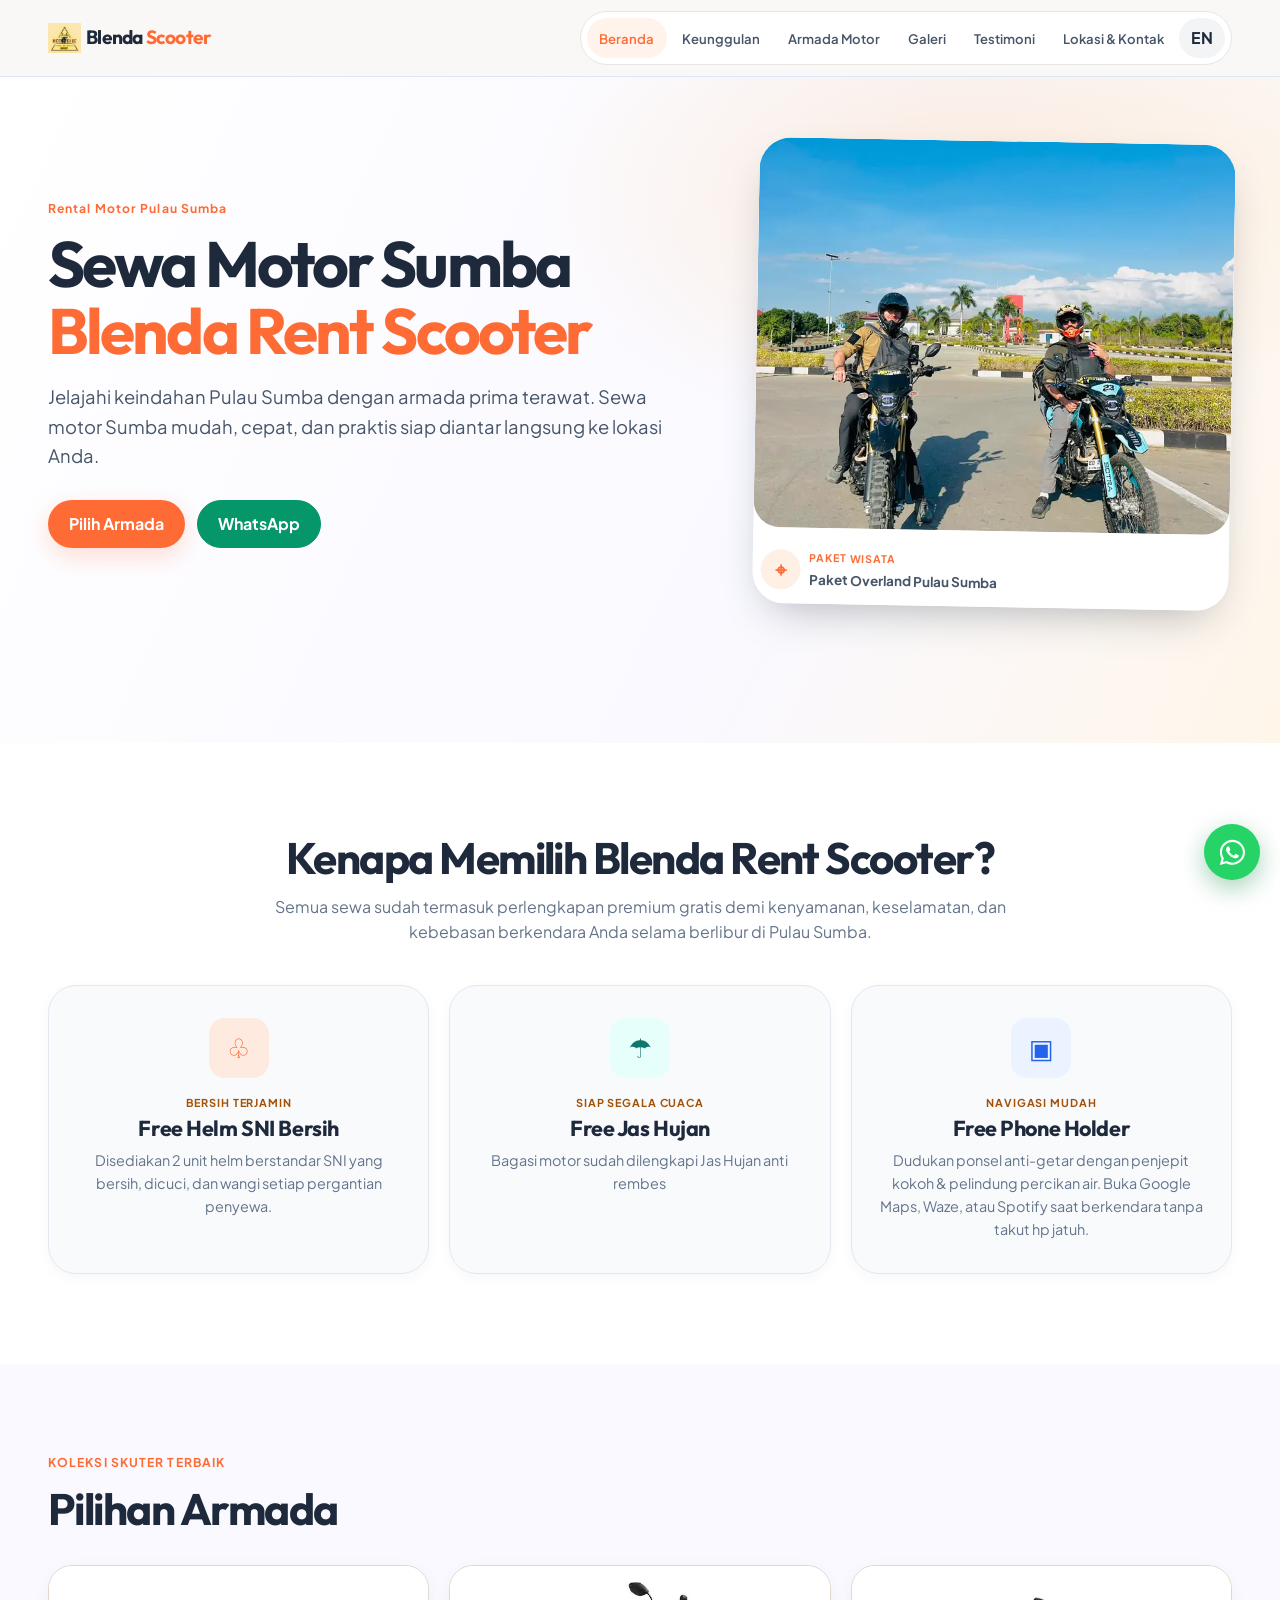
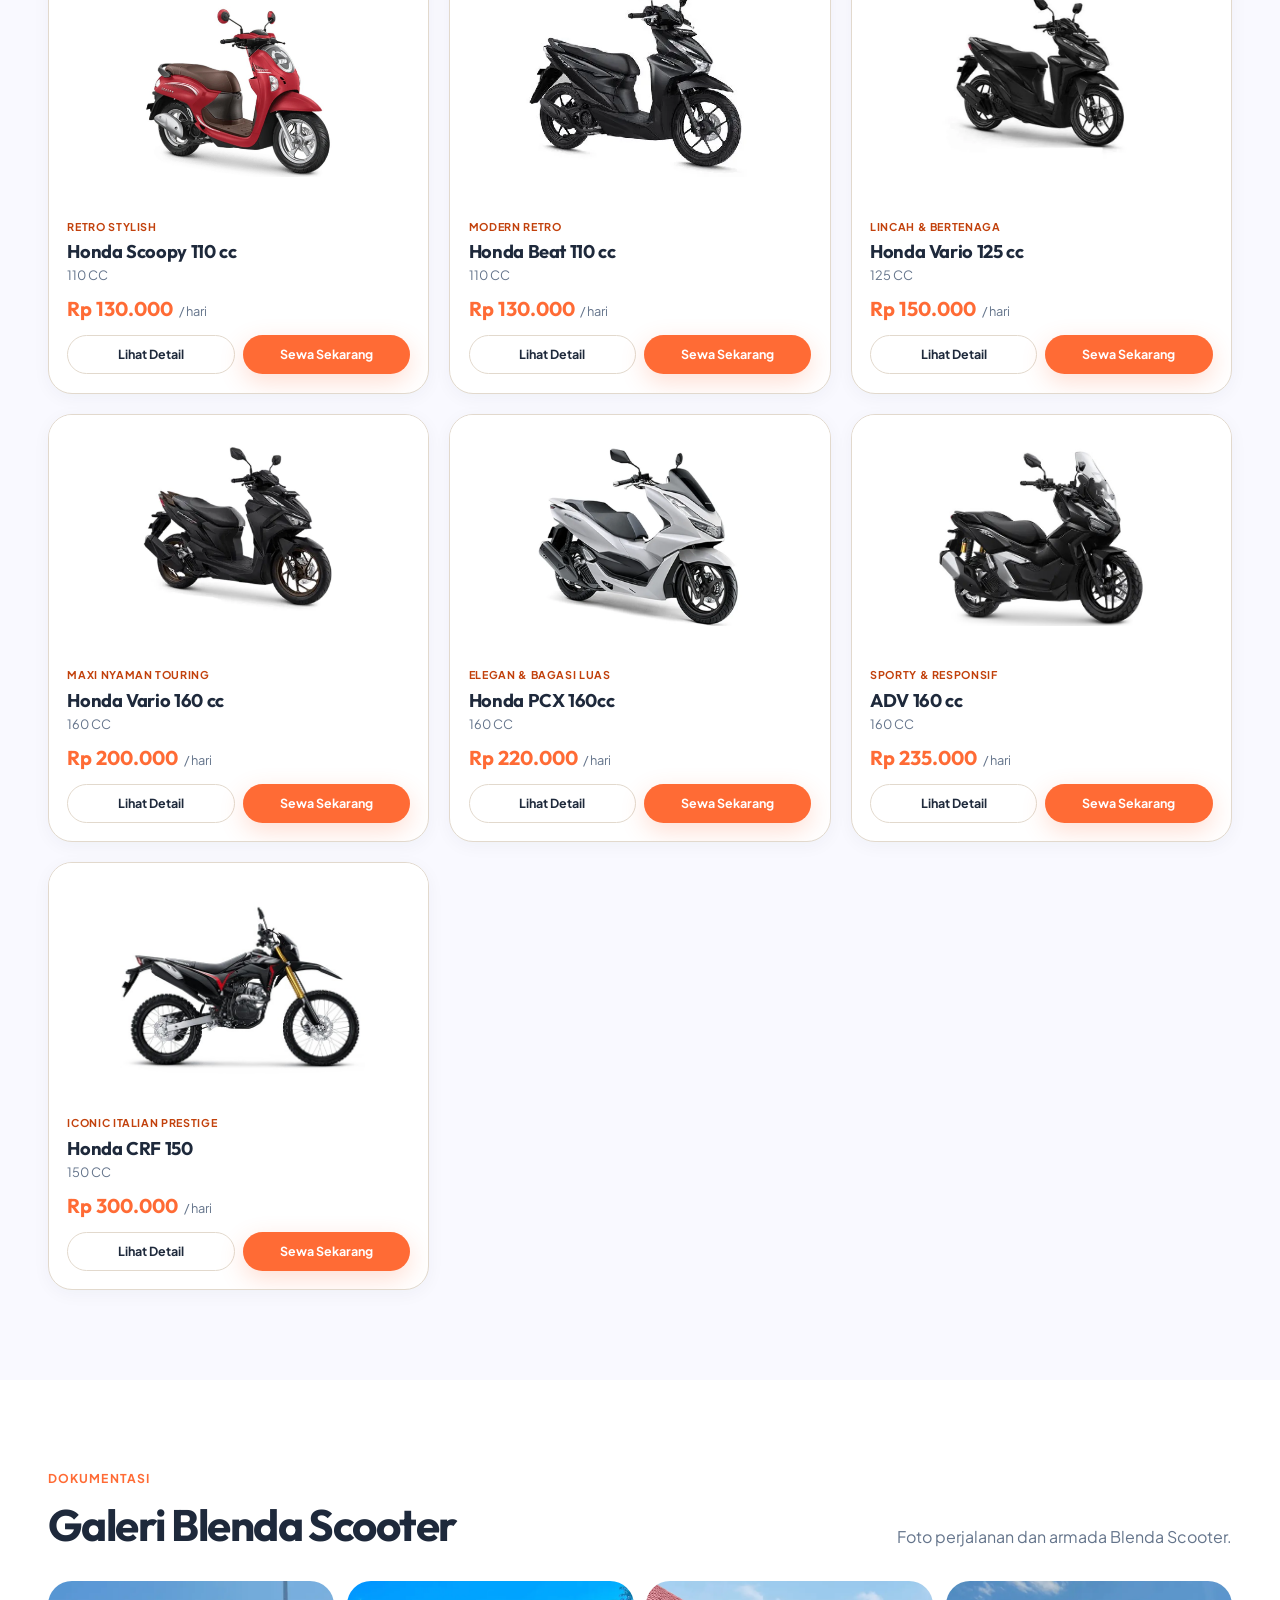
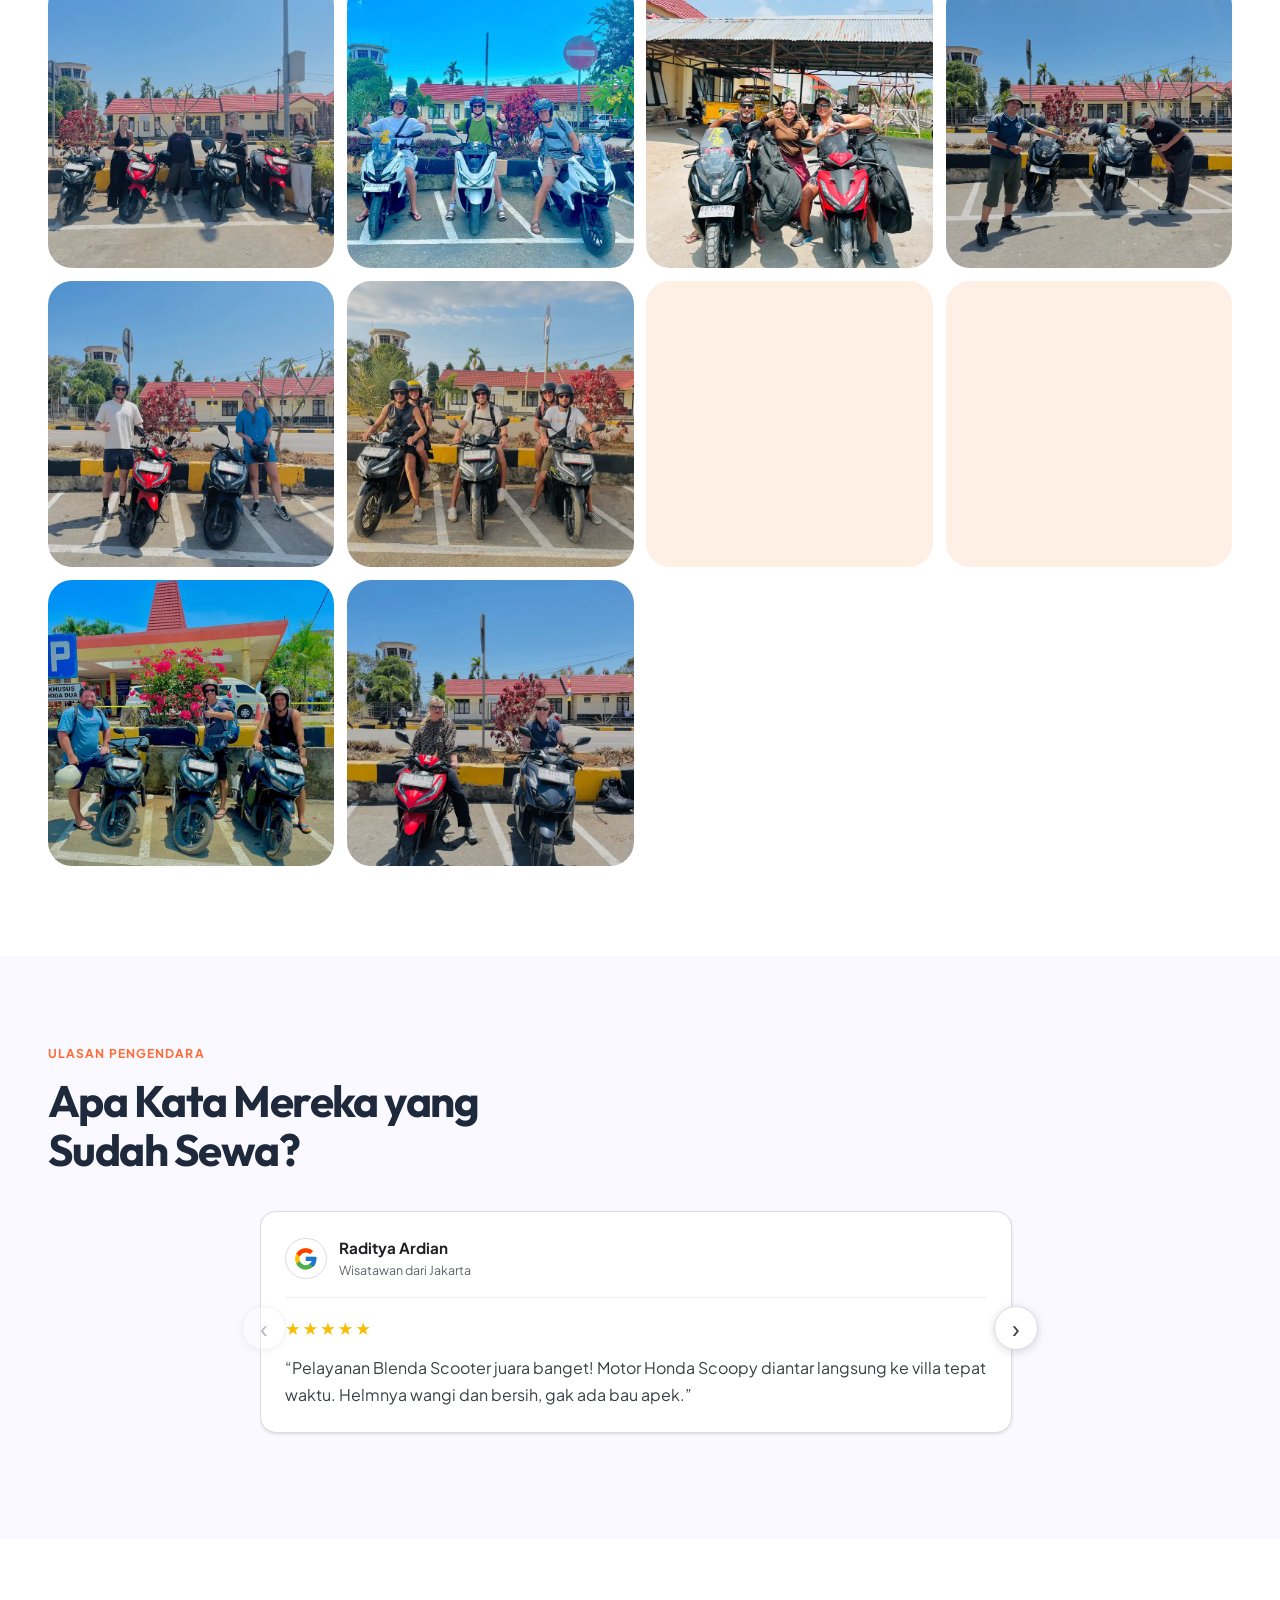
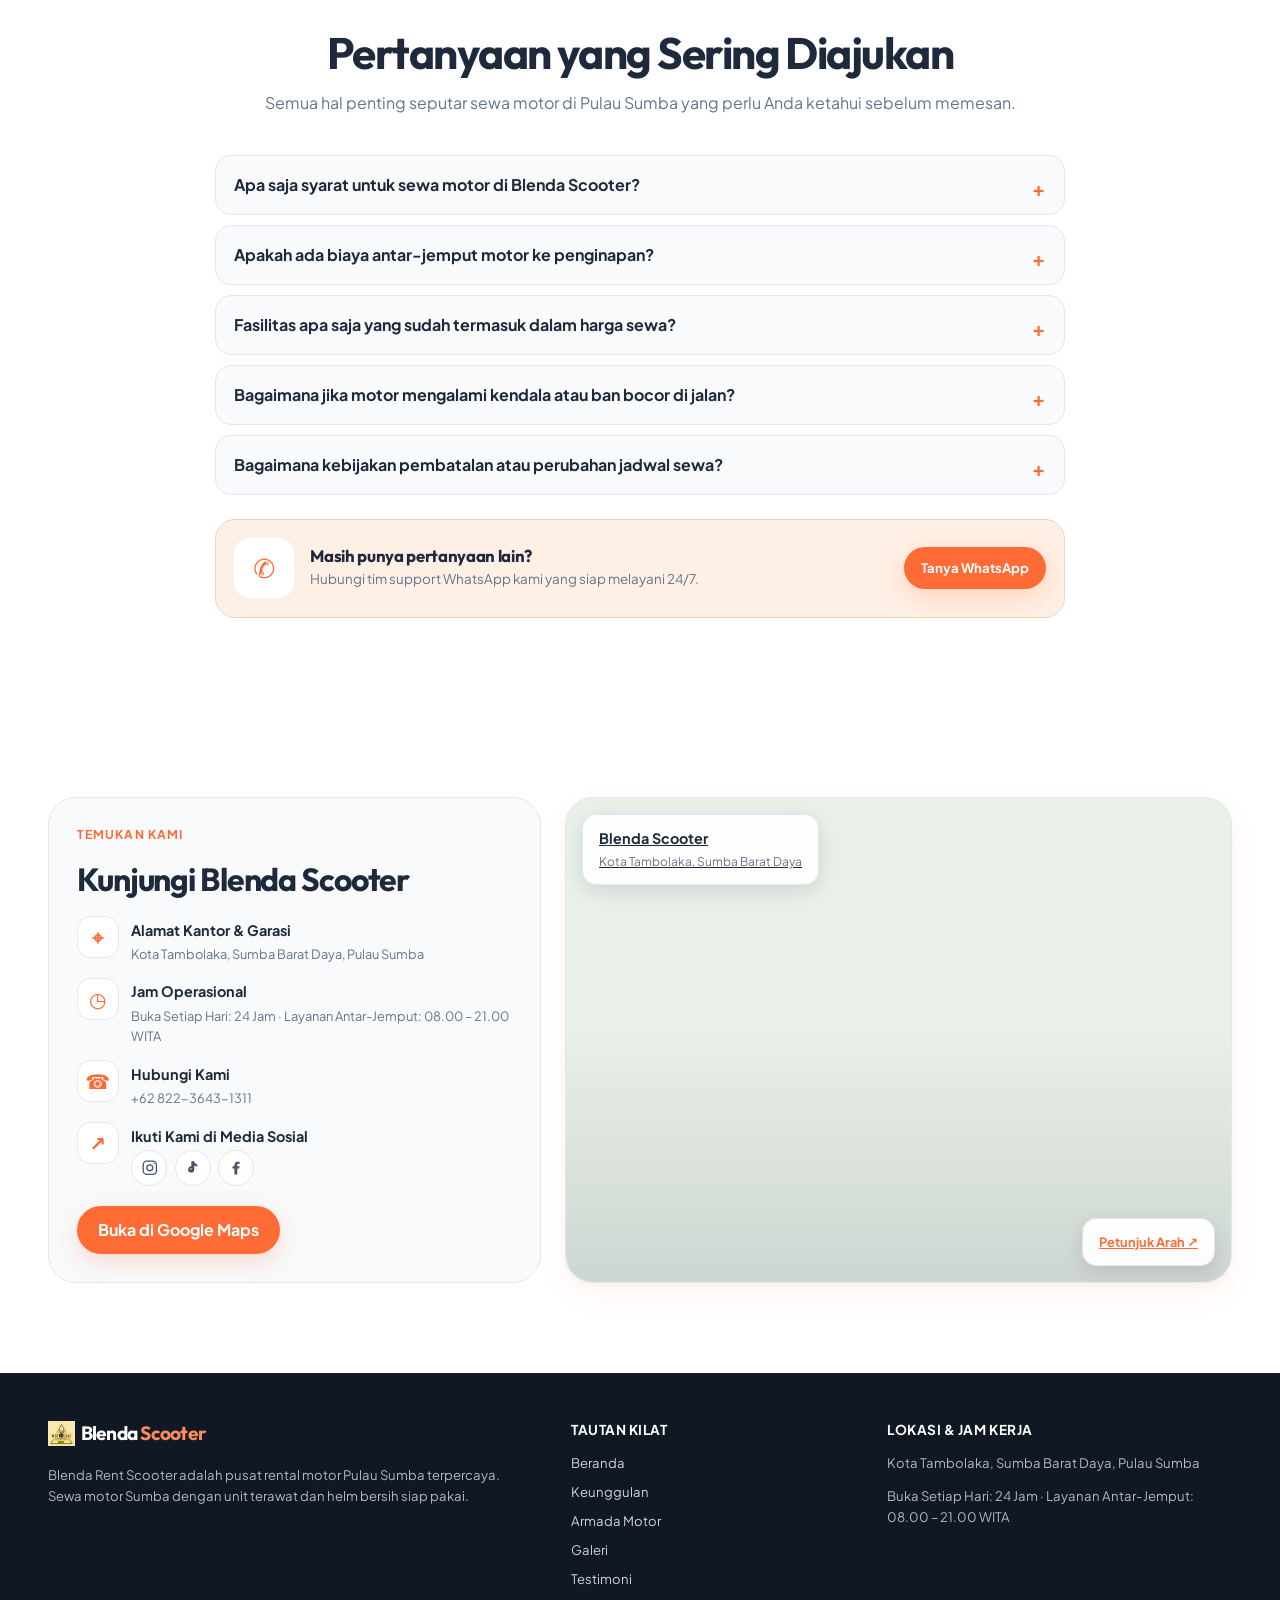
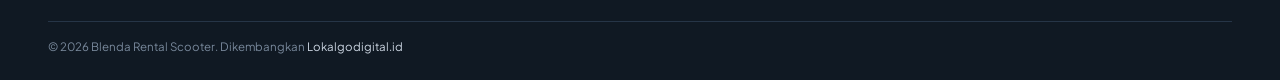
<file: index.html>
<!doctype html>
<html lang="id">
  <head>
    <meta charset="utf-8" />
    <meta name="viewport" content="width=device-width, initial-scale=1" />
    <meta name="theme-color" content="#f9f9ff" />
    <meta
      name="description"
      content="Rental motor Pulau Sumba resmi dari Blenda Rent Scooter di Tambolaka. Sewa motor Sumba harian/mingguan dengan helm SNI, jas hujan, dan antar-jemput gratis."
    />
    <meta
      name="keywords"
      content="Rental Motor Pulau Sumba, Blenda Rent Scooter, Sewa Motor Sumba"
    />
    <meta name="robots" content="index, follow, max-image-preview:large, max-snippet:-1" />
    <meta name="geo.region" content="ID-NT" />
    <meta name="geo.placename" content="Tambolaka, Sumba Barat Daya" />
    <meta name="geo.position" content="-9.412683;119.247566" />
    <meta name="ICBM" content="-9.412683, 119.247566" />
    <title>Rental Motor Pulau Sumba | Blenda Rent Scooter</title>
    <link rel="canonical" href="https://blendarentalscooter.my.id/" />
    <link rel="preload" href="assets/images/galeri/gallery-11.webp" as="image" fetchpriority="high" />
    <meta property="og:type" content="website" />
    <meta property="og:site_name" content="Blenda Rent Scooter" />
    <meta property="og:url" content="https://blendarentalscooter.my.id/" />
    <meta property="og:title" content="Rental Motor Pulau Sumba | Blenda Rent Scooter" />
    <meta
      property="og:description"
      content="Rental motor Pulau Sumba resmi dari Blenda Rent Scooter di Tambolaka. Sewa motor Sumba harian/mingguan dengan helm SNI, jas hujan, dan antar-jemput gratis."
    />
    <meta property="og:image" content="https://blendarentalscooter.my.id/assets/images/galeri/gallery-11.webp" />
    <meta property="og:image:width" content="780" />
    <meta property="og:image:height" content="1040" />
    <meta property="og:image:alt" content="Rental motor Pulau Sumba bersama Blenda Rent Scooter" />
    <meta property="og:locale" content="id_ID" />
    <meta property="og:locale:alternate" content="en_US" />
    <meta name="twitter:card" content="summary_large_image" />
    <meta name="twitter:title" content="Rental Motor Pulau Sumba | Blenda Rent Scooter" />
    <meta
      name="twitter:description"
      content="Rental motor Pulau Sumba resmi dari Blenda Rent Scooter di Tambolaka. Sewa motor Sumba dengan helm SNI, jas hujan, dan antar-jemput gratis."
    />
    <meta name="twitter:image" content="https://blendarentalscooter.my.id/assets/images/galeri/gallery-11.webp" />
    <link rel="preload" href="assets/fonts/outfit-latin.woff2" as="font" type="font/woff2" crossorigin />
    <link rel="preload" href="assets/fonts/plus-jakarta-sans-latin.woff2" as="font" type="font/woff2" crossorigin />
    <link rel="stylesheet" href="assets/css/site.css" />
    <script defer src="assets/js/site-data.js"></script>
    <script defer src="assets/js/site.js"></script>
    <script type="application/ld+json">
      {
        "@context": "https://schema.org",
        "@type": ["AutoRental", "LocalBusiness"],
        "@id": "#blenda-scooter",
        "name": "Blenda Rent Scooter",
        "alternateName": "Blenda Scooter",
        "url": "https://blendarentalscooter.my.id/",
        "description": "Rental motor Pulau Sumba resmi dari Blenda Rent Scooter di Tambolaka. Layanan sewa motor Sumba harian, mingguan, dan bulanan dengan helm SNI, jas hujan, serta antar-jemput gratis.",
        "image": "https://blendarentalscooter.my.id/assets/images/galeri/gallery-11.webp",
        "telephone": "+6282236431311",
        "sameAs": [
          "https://www.instagram.com/blendarental/",
          "https://www.facebook.com/people/Blenda-Rental/61590772674836/",
          "https://www.tiktok.com/@blenda.rental.mot"
        ],
        "priceRange": "Rp130.000 - Rp300.000",
        "currenciesAccepted": "IDR",
        "paymentAccepted": "Cash, Bank Transfer, QRIS",
        "address": {
          "@type": "PostalAddress",
          "streetAddress": "Kota Tambolaka",
          "addressLocality": "Tambolaka",
          "addressRegion": "Sumba Barat Daya, Pulau Sumba",
          "addressCountry": "ID"
        },
        "geo": {
          "@type": "GeoCoordinates",
          "latitude": -9.41268253326416,
          "longitude": 119.24756622314453
        },
        "hasMap": "https://www.google.com/maps?q=-9.41268253326416,119.24756622314453",
        "areaServed": [
          { "@type": "Place", "name": "Tambolaka" },
          { "@type": "Place", "name": "Sumba Barat Daya" },
          { "@type": "Place", "name": "Sumba" },
          { "@type": "Place", "name": "Pulau Sumba" }
        ],
        "openingHoursSpecification": {
          "@type": "OpeningHoursSpecification",
          "dayOfWeek": ["Monday", "Tuesday", "Wednesday", "Thursday", "Friday", "Saturday", "Sunday"],
          "opens": "00:00",
          "closes": "23:59"
        },
        "aggregateRating": {
          "@type": "AggregateRating",
          "ratingValue": "4.9",
          "bestRating": "5",
          "worstRating": "1",
          "reviewCount": "4"
        }
      }
    </script>
    <script type="application/ld+json">
      {
        "@context": "https://schema.org",
        "@type": "FAQPage",
        "mainEntity": [
          {
            "@type": "Question",
            "name": "Apa saja syarat untuk sewa motor di Blenda Scooter?",
            "acceptedAnswer": {
              "@type": "Answer",
              "text": "Cukup KTP asli atau paspor untuk WNA, SIM C aktif, dan bukti tiket penerbangan atau reservasi penginapan di Sumba. Tanpa jaminan uang tunai atau deposit rumit."
            }
          },
          {
            "@type": "Question",
            "name": "Apakah ada biaya antar-jemput motor ke penginapan?",
            "acceptedAnswer": {
              "@type": "Answer",
              "text": "Pengantaran dan penjemputan unit gratis untuk area Tambolaka dan sekitarnya. Untuk area luar kota dikenakan biaya penyesuaian."
            }
          },
          {
            "@type": "Question",
            "name": "Fasilitas apa saja yang sudah termasuk dalam harga sewa?",
            "acceptedAnswer": {
              "@type": "Answer",
              "text": "Setiap sewa sudah termasuk 2 helm SNI bersih, 2 jas hujan poncho tebal anti rembes, holder handphone kokoh di stang, dan opsional surfboard rack tanpa biaya tambahan."
            }
          },
          {
            "@type": "Question",
            "name": "Bagaimana jika motor mengalami kendala atau ban bocor di jalan?",
            "acceptedAnswer": {
              "@type": "Answer",
              "text": "Kami menyediakan layanan emergency roadside assistance 24/7. Tim mekanik kami siap datang ke lokasi Anda untuk perbaikan langsung atau tukar unit motor baru secepatnya."
            }
          },
          {
            "@type": "Question",
            "name": "Bagaimana kebijakan pembatalan atau perubahan jadwal sewa?",
            "acceptedAnswer": {
              "@type": "Answer",
              "text": "Pembatalan gratis hingga 24 jam sebelum jadwal sewa dimulai. Perubahan tanggal dapat dilakukan kapan saja tanpa biaya tambahan selama ketersediaan unit masih ada."
            }
          }
        ]
      }
    </script>
    <link rel="icon" href="assets/images/logo.png" />
  </head>
  <body data-page="home">
    <!-- Halaman beranda: urutan section di bawah bisa diubah sesuai kebutuhan konten. -->
    <a class="skip-link" href="#main" data-i18n="skip">Langsung ke konten</a>
    <header class="site-header">
      <div class="header-inner">
        <a class="wordmark" href="index.html">
          <img src="assets/images/logo.png" alt="Blenda Rent Scooter" class="logo" />
          <span>
            Blenda
            <span class="wordmark-accent">Scooter</span>
          </span>
        </a>
        <div class="header-actions">
          <button class="language-toggle language-toggle-mobile" type="button" data-language-toggle aria-label="Switch language">EN</button>
          <button
            class="menu-toggle"
            id="menu-toggle"
            type="button"
            aria-expanded="false"
            aria-controls="primary-nav"
            data-i18n-aria="openMenu"
          >
            <span class="menu-lines" aria-hidden="true"></span>
            <span class="visually-hidden" data-i18n="menu">Menu</span>
          </button>
        </div>
        <nav class="primary-nav" id="primary-nav" aria-label="Navigasi utama" data-i18n-label="primaryNav">
          <a class="nav-link is-current" href="index.html" data-i18n="navHome">Beranda</a>
          <a class="nav-link" href="#keunggulan" data-i18n="navAdvantages">Keunggulan</a>
          <a class="nav-link" href="#fleet" data-i18n="navFleet">Armada Motor</a>
          <a class="nav-link" href="#gallery" data-i18n="navGallery">Galeri</a>
          <a class="nav-link" href="#testimonials" data-i18n="navTestimonials">Testimoni</a>
          <a class="nav-link" href="#location" data-i18n="navLocation">Lokasi & Kontak</a>
          <button class="language-toggle" type="button" data-language-toggle aria-label="Switch language">EN</button>
        </nav>
      </div>
    </header>

    <main id="main">
      <!-- HERO: ubah headline, ajakan, dan foto utama pada section ini. -->
      <section class="hero wrap stitch-hero">
        <div class="hero-copy">
          <p class="eyebrow"><span data-i18n="heroEyebrow">Rental Motor Pulau Sumba</span></p>
          <h1>
            <span data-i18n="heroTitle">Sewa Motor Sumba</span>
            <span class="hero-brand-line" data-i18n="heroBrand">Blenda Rent Scooter</span>
          </h1>
          <p class="hero-lede" data-i18n="heroLead">
            Jelajahi keindahan Pulau Sumba dengan armada prima terawat. Sewa motor Sumba mudah, cepat, dan
            praktis siap diantar langsung ke lokasi Anda.
          </p>
          <div class="hero-actions">
            <a class="button button-primary" href="#fleet" data-i18n="browseFleet">Armada</a>
            <a
              class="button button-secondary button-whatsapp"
              href="https://wa.me/6282236431311?text=Halo%20Blenda%20Scooter%2C%20saya%20ingin%20tanya%20ketersediaan%20unit%20motor"
              target="_blank"
              rel="noopener noreferrer"
              data-i18n="whatsapp"
            >
              WhatsApp
            </a>
          </div>
        </div>
        <figure class="hero-visual hero-stitch-visual">
          <img
            src="assets/images/galeri/gallery-11.webp"
            width="780"
            height="1040"
            alt="Rental motor Pulau Sumba bersama Blenda Rent Scooter"
            data-i18n-alt="heroPhotoAlt"
            fetchpriority="high"
          />
          <figcaption class="hero-trip-badge">
            <span class="trip-icon" aria-hidden="true">⌖</span>
            <span>
              <small data-i18n="tourPackage">Paket Wisata</small>
              <strong data-i18n="tourName">Paket Overland Pulau Sumba</strong>
            </span>
          </figcaption>
        </figure>
        <div class="hero-orbit" aria-hidden="true"></div>
      </section>

      <!-- Fasilitas yang ditampilkan di bawah headline beranda. -->
      <section class="section perks-section" id="keunggulan" aria-labelledby="process-title">
        <div class="wrap">
          <div class="center-heading">
            <h2 id="process-title" data-i18n="processTitle">Kenapa Memilih Blenda Rent Scooter?</h2>
            <p data-i18n="perksLead">
              Semua sewa sudah termasuk perlengkapan premium gratis demi kenyamanan, keselamatan, dan kebebasan
              berkendara Anda selama berlibur di Pulau Sumba.
            </p>
          </div>

          <div class="perks-grid">
            <article class="perk-card">
              <span class="perk-icon">♧</span>
              <small data-i18n="perkOneTag">Bersih Terjamin</small>
              <h3 data-i18n="perkOneTitle">Free Helm SNI</h3>
              <p data-i18n="perkOneText">
                Disediakan 2 unit helm berstandar SNI yang dicuci, disinfeksi, dan diberi pewangi segar setiap
                pergantian penyewa. Pilihan ukuran M, L, dan XL tersedia.
              </p>
            </article>
            <article class="perk-card">
              <span class="perk-icon perk-icon-teal">☂</span>
              <small data-i18n="perkTwoTag">Siap Segala Cuaca</small>
              <h3 data-i18n="perkTwoTitle">Free Jas Hujan</h3>
              <p data-i18n="perkTwoText">Bagasi motor telah dilengkapi sepasang mantel setelan tebal anti rembes.</p>
            </article>
            <article class="perk-card">
              <span class="perk-icon perk-icon-blue">▣</span>
              <small data-i18n="perkThreeTag">Navigasi Mudah</small>
              <h3 data-i18n="perkThreeTitle">Free Phone Holder</h3>
              <p data-i18n="perkThreeText">
                Dudukan ponsel anti-getar dengan penjepit kokoh & pelindung percikan air. Buka Google Maps, Waze, atau
                Spotify saat berkendara tanpa takut hp jatuh.
              </p>
            </article>
          </div>
        </div>
      </section>

      <!-- Armada dirender dari assets/js/site-data.js. -->
      <section class="section fleet-section" id="fleet" aria-labelledby="fleet-title">
        <div class="wrap">
          <div class="section-heading">
            <div>
              <p class="eyebrow" data-i18n="fleetEyebrow">KOLEKSI SKUTER TERBAIK</p>
              <h2 id="fleet-title" data-i18n="fleetTitle">Pilihan Armada</h2>
            </div>
          </div>

          <div class="fleet-grid" id="fleet-grid" aria-live="polite"></div>
          <p class="empty-state" id="fleet-empty" hidden data-i18n="noFleet">Belum ada unit pada pilihan ini.</p>
        </div>
      </section>

      <!-- Galeri: gambar dibuat dari daftar assets/js/site-data.js. -->
      <section class="section gallery-section" id="gallery" aria-labelledby="gallery-title">
        <div class="wrap">
          <div class="section-heading gallery-heading">
            <div>
              <p class="eyebrow" data-i18n="galleryEyebrow">DOKUMENTASI</p>
              <h2 id="gallery-title" data-i18n="galleryTitle">Galeri Blenda Scooter</h2>
            </div>

            <p class="section-description" data-i18n="galleryLead">Foto dari galeri lokal Blenda.</p>
          </div>

          <div class="gallery-grid" id="gallery-grid"></div>
        </div>
      </section>

      <!-- Tiga kutipan berasal dari contoh Stitch; dua kartu berikutnya adalah slot untuk ulasan asli. -->
      <section class="section reviews-section" id="testimonials" aria-labelledby="reviews-title">
        <div class="wrap">
          <div class="section-heading">
            <div>
              <p class="eyebrow" data-i18n="reviewsEyebrow">TESTIMONI ASLI</p>
              <h2 id="reviews-title" data-i18n="reviewsTitle">Apa Kata Mereka yang Sudah Sewa?</h2>
            </div>
          </div>

          <svg width="0" height="0" style="position: absolute" aria-hidden="true">
            <symbol id="google-logo" viewBox="0 0 48 48">
              <path
                fill="#FFC107"
                d="M43.6 20.5H42V20H24v8h11.3C33.7 32.7 29.3 36 24 36c-6.6 0-12-5.4-12-12s5.4-12 12-12c3.1 0 5.9 1.2 8 3.1l5.7-5.7C34.5 6.1 29.5 4 24 4 12.9 4 4 12.9 4 24s8.9 20 20 20 20-8.9 20-20c0-1.3-.1-2.3-.4-3.5z"
              />
              <path
                fill="#FF3D00"
                d="M6.3 14.7l6.6 4.8C14.7 15.1 18.9 12 24 12c3.1 0 5.9 1.2 8 3.1l5.7-5.7C34.5 6.1 29.5 4 24 4 16.3 4 9.7 8.3 6.3 14.7z"
              />
              <path
                fill="#4CAF50"
                d="M24 44c5.4 0 10.3-2.1 14-5.5l-6.5-5.5C29.5 34.9 26.9 36 24 36c-5.3 0-9.7-3.3-11.3-8l-6.6 5.1C9.5 39.6 16.2 44 24 44z"
              />
              <path
                fill="#1976D2"
                d="M43.6 20.5H42V20H24v8h11.3c-.8 2.3-2.3 4.3-4.3 5.6l6.5 5.5C36.9 40.5 44 35 44 24c0-1.3-.1-2.3-.4-3.5z"
              />
            </symbol>
          </svg>
          <div class="reviews-wrapper">
            <div class="reviews-slider">
              <article class="review-card">
                <div class="stars" aria-label="5 stars">★★★★★</div>
                <p data-i18n="reviewOne">
                  “Pelayanan Blenda Scooter juara banget! Motor Honda Scoopy diantar langsung ke villa tepat waktu.
                  Helmnya wangi dan bersih, gak ada bau apek.”
                </p>
                <footer>
                  <span class="g-avatar" role="img" aria-label="Google">
                    <svg><use href="#google-logo"></use></svg>
                  </span>
                  <span>
                    <strong>Raditya Ardian</strong>
                    <small data-i18n="reviewOneFrom">Wisatawan dari Jakarta</small>
                  </span>
                </footer>
              </article>

              <article class="review-card">
                <div class="stars" aria-label="5 stars">★★★★★</div>
                <p data-i18n="reviewThree">
                  “Motornya super mulus, kinclong, dan tarikan halus. Tim Blenda ramah banget pas anter motor ke hotel.”
                </p>
                <footer>
                  <span class="g-avatar" role="img" aria-label="Google">
                    <svg><use href="#google-logo"></use></svg>
                  </span>
                  <span>
                    <strong>Clarissa Novita</strong>
                    <small data-i18n="reviewThreeFrom">Wisatawan dari Surabaya</small>
                  </span>
                </footer>
              </article>
              <article class="review-card review-placeholder">
                <div class="stars" aria-label="5 stars">★★★★★</div>
                <p data-i18n="reviewFour">
                  “Unitnya bersih dan nyaman dipakai untuk menjelajahi Sumba. Proses pemesanan juga mudah.”
                </p>
                <footer>
                  <span class="g-avatar" role="img" aria-label="Google">
                    <svg><use href="#google-logo"></use></svg>
                  </span>
                  <span>
                    <strong data-i18n="reviewFourName">Contoh ulasan 4</strong>
                    <small data-i18n="reviewFourFrom">Contoh teks · ganti dengan ulasan pelanggan</small>
                  </span>
                </footer>
              </article>
              <article class="review-card review-placeholder">
                <div class="stars" aria-label="5 stars">★★★★★</div>
                <p data-i18n="reviewFive">
                  “Motor siap dipakai saat tiba dan perlengkapan sewanya membantu selama perjalanan.”
                </p>
                <footer>
                  <span class="g-avatar" role="img" aria-label="Google">
                    <svg><use href="#google-logo"></use></svg>
                  </span>
                  <span>
                    <strong data-i18n="reviewFiveName">Contoh ulasan 5</strong>
                    <small data-i18n="reviewFiveFrom">Contoh teks · ganti dengan ulasan pelanggan</small>
                  </span>
                </footer>
              </article>
            </div>
            <button class="reviews-nav is-prev" id="reviews-prev" type="button" aria-label="Ulasan sebelumnya">
              ‹
            </button>
            <button class="reviews-nav is-next" id="reviews-next" type="button" aria-label="Ulasan berikutnya">
              ›
            </button>
          </div>
        </div>
      </section>

      <!-- Tanya-jawab dan tombol kontak langsung. -->
      <section class="section faq-section" id="faq" aria-labelledby="faq-title">
        <div class="wrap faq-wrap">
          <div class="center-heading">
            <h2 id="faq-title" data-i18n="faqTitle">Pertanyaan yang Sering Diajukan</h2>
            <p data-i18n="faqLead">
              Semua hal penting seputar sewa motor di Pulau Sumba yang perlu Anda ketahui sebelum memesan.
            </p>
          </div>

          <div class="faq-list">
            <details>
              <summary data-i18n="faqQ1">Apa saja syarat untuk sewa motor di Blenda Scooter?</summary>
              <p data-i18n="faqA1">
                Cukup KTP asli / Paspor untuk WNA, SIM C aktif, dan bukti tiket penerbangan atau reservasi penginapan di
                Sumba. Tanpa jaminan uang tunai atau deposit rumit.
              </p>
            </details>
            <details>
              <summary data-i18n="faqQ2">Apakah ada biaya antar-jemput motor ke penginapan?</summary>
              <p data-i18n="faqA2">
                Pengantaran dan penjemputan unit GRATIS untuk area Tambolaka dan sekitarnya. Untuk area luar kota
                dikenakan biaya penyesuaian.
              </p>
            </details>
            <details>
              <summary data-i18n="faqQ3">Fasilitas apa saja yang sudah termasuk dalam harga sewa?</summary>
              <p data-i18n="faqA3">
                Setiap sewa sudah termasuk 2 helm SNI bersih, 2 jas hujan poncho tebal anti rembes, holder handphone
                kokoh di stang, dan opsional surfboard rack tanpa biaya tambahan.
              </p>
            </details>
            <details>
              <summary data-i18n="faqQ4">Bagaimana jika motor mengalami kendala atau ban bocor di jalan?</summary>
              <p data-i18n="faqA4">
                Kami menyediakan layanan emergency roadside assistance 24/7. Tim mekanik kami siap datang ke lokasi Anda
                untuk perbaikan langsung atau tukar unit motor baru secepatnya.
              </p>
            </details>
            <details>
              <summary data-i18n="faqQ5">Bagaimana kebijakan pembatalan atau perubahan jadwal sewa?</summary>
              <p data-i18n="faqA5">
                Pembatalan gratis hingga 24 jam sebelum jadwal sewa dimulai. Perubahan tanggal dapat dilakukan kapan
                saja tanpa biaya tambahan selama ketersediaan unit masih ada.
              </p>
            </details>
          </div>

          <div class="faq-contact">
            <span class="perk-icon">✆</span>
            <div>
              <h3 data-i18n="faqContactTitle">Masih punya pertanyaan lain?</h3>
              <p data-i18n="faqContactText">Hubungi tim support WhatsApp kami yang siap melayani 24/7.</p>
            </div>

            <a
              class="button button-primary"
              href="https://wa.me/6282236431311?text=Halo%20Blenda%20Scooter%2C%20saya%20ingin%20bertanya%20seputar%20sewa%20motor"
              target="_blank"
              rel="noopener noreferrer"
              data-i18n="faqContactCta"
            >
              Tanya WhatsApp
            </a>
          </div>
        </div>
      </section>

      <!-- Lokasi mengikuti pin peta Pulau Sumba yang diberikan pemilik situs. -->
      <section class="section location-section" id="location" aria-labelledby="location-title">
        <div class="wrap location-layout">
          <article class="location-card">
            <p class="eyebrow" data-i18n="locationEyebrow">TEMUKAN KAMI</p>
            <h2 id="location-title" data-i18n="locationTitle">Kunjungi Blenda Scooter</h2>
            <div class="location-detail">
              <b aria-hidden="true">⌖</b>
              <span>
                <strong data-i18n="addressLabel">Alamat Kantor & Garasi</strong>
                <small data-i18n="addressText">Kota Tambolaka, Sumba Barat Daya, Pulau Sumba</small>
              </span>
            </div>

            <div class="location-detail">
              <b aria-hidden="true">◷</b>
              <span>
                <strong data-i18n="hoursLabel">Jam Operasional</strong>
                <small data-i18n="hoursText">
                  Buka Setiap Hari: 24 Jam
                  <br />
                  Layanan Antar-Jemput: 08.00 – 21.00 WITA
                </small>
              </span>
            </div>

            <div class="location-detail">
              <b aria-hidden="true">☎</b>
              <span>
                <strong data-i18n="contactLabel">Hubungi Kami</strong>
                <small>+62 822-3643-1311</small>
              </span>
            </div>

            <!-- Tautan akun resmi media sosial Blenda Rental. -->
            <div class="location-detail">
              <b aria-hidden="true">↗</b>
              <span>
                <strong data-i18n="socialLabel">Ikuti Kami di Media Sosial</strong>
                <span class="social-links social-links-light">
                  <a
                    aria-label="Instagram"
                    href="https://www.instagram.com/blendarental/"
                    target="_blank"
                    rel="noopener noreferrer"
                  >
                    <svg viewBox="0 0 24 24" aria-hidden="true">
                      <rect x="3" y="3" width="18" height="18" rx="5" />
                      <circle cx="12" cy="12" r="4" />
                      <circle cx="18" cy="6" r=".8" class="social-fill" />
                    </svg>
                  </a>
                  <a
                    aria-label="TikTok"
                    href="https://www.tiktok.com/@blenda.rental.mot"
                    target="_blank"
                    rel="noopener noreferrer"
                  >
                    <svg viewBox="0 0 24 24" aria-hidden="true">
                      <path
                        d="M14 3v11.2a4.2 4.2 0 1 1-3.2-4.08v3.38a1.1 1.1 0 1 0-.8 1.06V3h4zm0 0c.35 2.4 1.7 3.8 4 4.2v3.2a8.1 8.1 0 0 1-4-1.5"
                      />
                    </svg>
                  </a>
                  <a
                    aria-label="Facebook"
                    href="https://www.facebook.com/people/Blenda-Rental/61590772674836/"
                    target="_blank"
                    rel="noopener noreferrer"
                  >
                    <svg viewBox="0 0 24 24" aria-hidden="true">
                      <path
                        d="M14 21v-8h2.7l.4-3H14V8.1c0-.9.3-1.5 1.6-1.5h1.7V3.9c-.3 0-1.4-.1-2.7-.1-2.7 0-4.5 1.6-4.5 4.6V10H7.5v3h2.6v8H14z"
                      />
                    </svg>
                  </a>
                </span>
              </span>
            </div>

            <a
              class="button button-primary"
              href="https://www.google.com/maps?q=-9.41268253326416,119.24756622314453&amp;z=17&amp;hl=en"
              target="_blank"
              rel="noopener noreferrer"
              data-i18n="openMaps"
            >
              Buka di Google Maps
            </a>
          </article>
          <div class="map-preview">
            <iframe
              title="Peta Blenda Scooter di Tambolaka, Sumba Barat Daya"
              loading="lazy"
              referrerpolicy="no-referrer-when-downgrade"
              src="https://www.google.com/maps?q=-9.41268253326416,119.24756622314453&amp;z=17&amp;output=embed"
            ></iframe>
            <a
              class="map-label"
              href="https://www.google.com/maps?q=-9.41268253326416,119.24756622314453&amp;z=17&amp;hl=en"
              target="_blank"
              rel="noopener noreferrer"
            >
              <strong>Blenda Scooter</strong>
              <small>Kota Tambolaka, Sumba Barat Daya</small>
            </a>
            <a
              class="map-cta"
              href="https://www.google.com/maps?q=-9.41268253326416,119.24756622314453&amp;z=17&amp;hl=en"
              target="_blank"
              rel="noopener noreferrer"
              data-i18n="directions"
            >
              Petunjuk Arah ↗
            </a>
          </div>
        </div>
      </section>
    </main>

    <!-- Footer: tautan cepat, alamat, dan jam kerja. -->
    <footer class="site-footer">
      <div class="wrap footer-stitch-grid">
        <div>
          <a class="wordmark footer-wordmark" href="index.html">
            <img src="assets/images/logo.png" alt="Blenda Rent Scooter" class="logo-footer" />
            <span>
              Blenda
              <span class="wordmark-accent">Scooter</span>
            </span>
          </a>
          <p data-i18n="footerDescription">
            Blenda Rent Scooter adalah pusat Rental motor Pulau Sumba terpercaya. Sewa motor Sumba dengan unit terawat dan helm bersih siap pakai.
          </p>
        </div>
        <div>
          <h2 data-i18n="footerQuick">Tautan Kilat</h2>
          <nav class="footer-nav" aria-label="Tautan halaman" data-i18n-label="footerNav">
            <a href="index.html" data-i18n="navHome">Beranda</a>
            <a href="#keunggulan" data-i18n="navAdvantages">Keunggulan</a>
            <a href="#fleet" data-i18n="navFleet">Armada Motor</a>
            <a href="#gallery" data-i18n="navGallery">Galeri Foto</a>
            <a href="#testimonials" data-i18n="navTestimonials">Ulasan Pengendara</a>
          </nav>
        </div>
        <div>
          <h2 data-i18n="footerLocationTitle">Lokasi & Jam Kerja</h2>
          <p data-i18n="addressText">Kota Tambolaka, Sumba Barat Daya, Pulau Sumba</p>
          <p data-i18n="hoursText">Buka Setiap Hari: 24 Jam · Layanan Antar-Jemput: 08.00 – 21.00 WITA</p>
        </div>
        <small class="footer-copyright">
          ©
          <span id="current-year">2026</span>
          Blenda Rental Scooter.
          <span data-i18n="footerDevelopedBy">Dikembangkan</span>
          <a href="https://lokalgodigital.id" target="_blank" rel="noopener noreferrer">Lokalgodigital.id</a>
        </small>
      </div>
    </footer>
    <a
      class="whatsapp-float"
      href="https://wa.me/6282236431311?text=Halo%20Blenda%20Scooter%2C%20saya%20ingin%20bertanya%20seputar%20sewa%20motor"
      target="_blank"
      rel="noopener noreferrer"
      aria-label="Chat WhatsApp Blenda Scooter"
    >
      <svg viewBox="0 0 448 512" aria-hidden="true" focusable="false">
        <path
          d="M380.9 97.1C339 55.1 283.2 32 223.9 32c-122.4 0-222 99.6-222 222 0 39.1 10.2 77.3 29.6 111L0 480l117.7-30.9c32.4 17.7 68.9 27 106.1 27h.1c122.3 0 224.1-99.6 224.1-222 0-59.3-25.2-115-67.1-157zm-157 341.6c-33.2 0-65.7-8.9-94-25.7l-6.7-4-69.8 18.3L72 359.2l-4.4-7c-18.5-29.4-28.2-63.3-28.2-98.2 0-101.7 82.8-184.5 184.6-184.5 49.3 0 95.6 19.2 130.4 54.1 34.8 34.9 56.2 81.2 56.1 130.5 0 101.8-84.9 184.6-186.6 184.6zm101.2-138.2c-5.5-2.8-32.8-16.2-37.9-18-5.1-1.9-8.8-2.8-12.5 2.8-3.7 5.6-14.3 18-17.6 21.8-3.2 3.7-6.5 4.2-12 1.4-32.6-16.3-54-29.1-75.5-66-5.7-9.8 5.7-9.1 16.3-30.3 1.8-3.7.9-6.9-.5-9.7-1.4-2.8-12.5-30.1-17.1-41.2-4.5-10.8-9.1-9.3-12.5-9.5-3.2-.2-6.9-.2-10.6-.2-3.7 0-9.7 1.4-14.8 6.9-5.1 5.6-19.4 19-19.4 46.3 0 27.3 19.9 53.7 22.6 57.4 2.8 3.7 39.1 59.7 94.8 83.8 35.2 15.2 49 16.5 66.6 13.9 10.7-1.6 32.8-13.4 37.4-26.4 4.6-13 4.6-24.1 3.2-26.4-1.3-2.5-5-3.9-10.5-6.6z"
        />
      </svg>
    </a>
  </body>
</html>
</file>
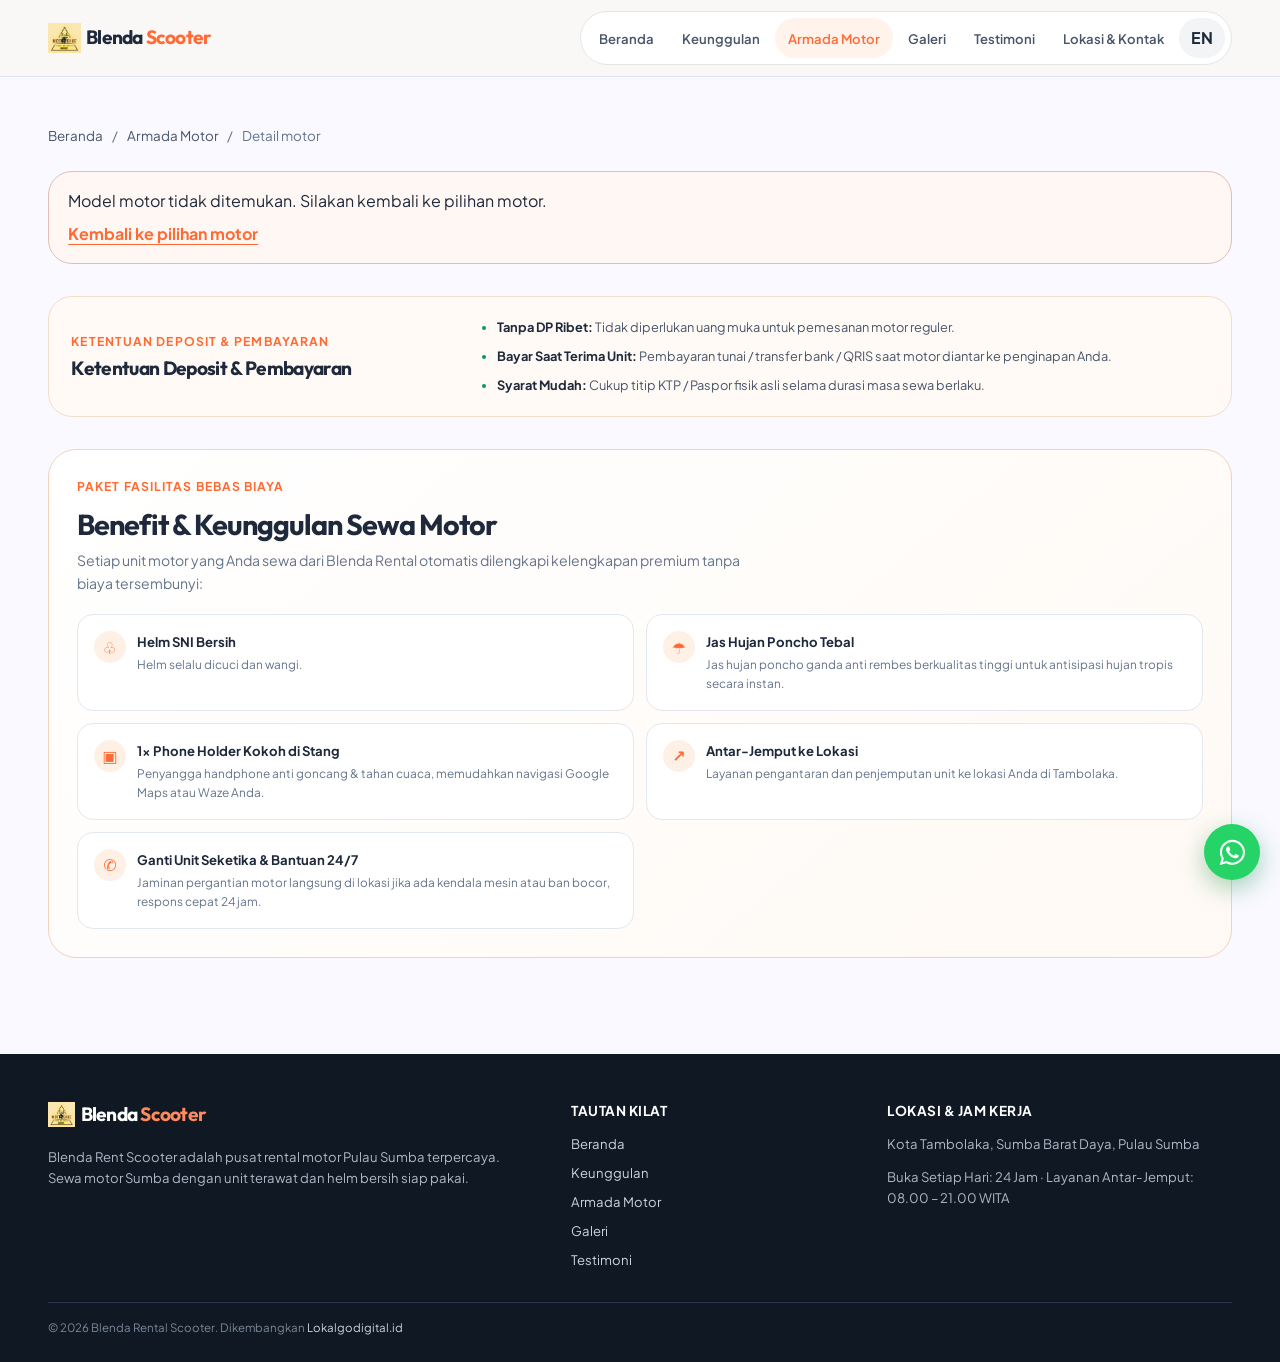
<file: motor.html>
<!doctype html>
<html lang="id">
  <head>
    <meta charset="utf-8" />
    <meta name="viewport" content="width=device-width, initial-scale=1" />
    <meta name="theme-color" content="#f9f9ff" />
    <meta
      name="description"
      content="Sewa motor Sumba di Tambolaka bersama Blenda Rent Scooter. Cek tarif rental motor Pulau Sumba harian, mingguan, dan bulanan, lalu booking via WhatsApp."
    />
    <meta
      name="keywords"
      content="Rental Motor Pulau Sumba, Blenda Rent Scooter, Sewa Motor Sumba"
    />
    <meta name="robots" content="index, follow, max-image-preview:large, max-snippet:-1" />
    <title>Rental Motor Pulau Sumba | Blenda Rent Scooter</title>
    <link rel="canonical" href="https://blendarentalscooter.my.id/motor.html" />
    <meta property="og:type" content="product" />
    <meta property="og:site_name" content="Blenda Rent Scooter" />
    <meta property="og:url" content="https://blendarentalscooter.my.id/motor.html" />
    <meta property="og:title" content="Rental Motor Pulau Sumba | Blenda Rent Scooter" />
    <meta
      property="og:description"
      content="Sewa motor Sumba di Tambolaka bersama Blenda Rent Scooter. Cek tarif rental motor Pulau Sumba harian, mingguan, dan bulanan."
    />
    <meta property="og:image" content="https://blendarentalscooter.my.id/assets/images/galeri/gallery-11.webp" />
    <meta property="og:image:width" content="780" />
    <meta property="og:image:height" content="1040" />
    <meta property="og:image:alt" content="Rental motor Pulau Sumba bersama Blenda Rent Scooter" />
    <meta property="og:locale" content="id_ID" />
    <meta property="og:locale:alternate" content="en_US" />
    <meta name="twitter:card" content="summary_large_image" />
    <meta name="twitter:title" content="Rental Motor Pulau Sumba | Blenda Rent Scooter" />
    <meta name="twitter:description" content="Sewa motor Sumba di Tambolaka bersama Blenda Rent Scooter. Cek tarif rental motor Pulau Sumba via WhatsApp." />
    <meta name="twitter:image" content="https://blendarentalscooter.my.id/assets/images/galeri/gallery-11.webp" />
    <link rel="preload" href="assets/fonts/outfit-latin.woff2" as="font" type="font/woff2" crossorigin />
    <link rel="preload" href="assets/fonts/plus-jakarta-sans-latin.woff2" as="font" type="font/woff2" crossorigin />
    <link rel="stylesheet" href="assets/css/site.css" />
    <script defer src="assets/js/site-data.js"></script>
    <script defer src="assets/js/site.js"></script>
  </head>
  <body data-page="motor">
    <!-- Template detail satu motor; isi unit berubah berdasarkan parameter URL ?model=slug. -->
    <a class="skip-link" href="#main" data-i18n="skip">Langsung ke konten</a>
    <header class="site-header">
      <div class="header-inner">
        <a class="wordmark" href="index.html">
          <img src="assets/images/logo.png" alt="Blenda Rent Scooter" class="logo" />
          <span>
            Blenda
            <span class="wordmark-accent">Scooter</span>
          </span>
        </a>
        <div class="header-actions">
          <button class="language-toggle language-toggle-mobile" type="button" data-language-toggle aria-label="Switch language">EN</button>
          <button
            class="menu-toggle"
            id="menu-toggle"
            type="button"
            aria-expanded="false"
            aria-controls="primary-nav"
            data-i18n-aria="openMenu"
          >
            <span class="menu-lines" aria-hidden="true"></span>
            <span class="visually-hidden" data-i18n="menu">Menu</span>
          </button>
        </div>
        <nav class="primary-nav" id="primary-nav" aria-label="Navigasi utama" data-i18n-label="primaryNav">
          <a class="nav-link" href="index.html" data-i18n="navHome">Beranda</a>
          <a class="nav-link" href="index.html#keunggulan" data-i18n="navAdvantages">Keunggulan</a>
          <a class="nav-link is-current" href="index.html#fleet" data-i18n="navFleet">Armada Motor</a>
          <a class="nav-link" href="index.html#gallery" data-i18n="navGallery">Galeri</a>
          <a class="nav-link" href="index.html#testimonials" data-i18n="navTestimonials">Testimoni</a>
          <a class="nav-link" href="index.html#location" data-i18n="navLocation">Lokasi & Kontak</a>
          <button class="language-toggle" type="button" data-language-toggle aria-label="Switch language">EN</button>
        </nav>
      </div>
    </header>

    <main id="main" class="page-main wrap">
      <nav class="breadcrumbs" aria-label="Breadcrumb" data-i18n-label="breadcrumbAria">
        <a href="index.html" data-i18n="navHome">Beranda</a>
        <span aria-hidden="true">/</span>
        <a href="index.html#fleet" data-i18n="navFleet">Armada</a>
        <span aria-hidden="true">/</span>
        <span id="breadcrumb-model" data-i18n="modelDetails">Detail motor</span>
      </nav>
      <div id="motor-not-found" class="notice notice-warning" role="status" hidden>
        <p data-i18n="invalidModel">Model motor tidak ditemukan. Silakan kembali ke pilihan motor.</p>
        <a class="text-link" href="index.html#fleet" data-i18n="backFleet">Kembali ke pilihan motor</a>
      </div>
      <!-- Foto, spesifikasi, harga, dan tombol reservasi motor terpilih. -->
      <section class="detail-layout" id="motor-detail" aria-labelledby="motor-title">
        <div class="detail-photo-wrap">
          <img
            id="motor-image"
            class="detail-photo"
            src="assets/images/motor/scoopy.jpg"
            width="900"
            height="880"
            alt="Motor Honda Scoopy untuk rental di Sumba - Blenda Scooter"
            fetchpriority="high"
          />
          <span class="photo-index" data-i18n="localPhoto">Unit siap jalan • Stok Tambolaka tersedia</span>
        </div>
        <div class="detail-copy">
          <p class="eyebrow" data-i18n="detailEyebrow">UNIT SIAP JALAN • STOK TAMBOLAKA TERSEDIA</p>
          <h1 id="motor-title">Rental Motor Pulau Sumba</h1>
          <p class="detail-description">
            <span id="motor-engine"></span>
            <span id="motor-tagline"></span>
          </p>
          <div class="rate-panel">
            <span class="rate-label" data-i18n="rateLabel">Pilihan tarif resmi</span>
            <strong id="motor-rate" data-i18n="ratePending">Menunggu konfirmasi</strong>
            <span class="rate-note" data-i18n="rateNote">Bebas biaya admin</span>
            <div class="detail-rate-options">
              <span>
                <small data-i18n="dailyRate">Harian</small>
                <b id="detail-daily-rate">Rp 130.000</b>
                <small data-i18n="perDay">per hari</small>
              </span>
              <span class="weekly-rate">
                <small data-i18n="weeklyRate">Mingguan</small>
                <b data-i18n="specialDiscount">Diskon Khusus</b>
                <small data-i18n="betterRate">Tarif Lebih Hemat</small>
              </span>
            </div>
            <div class="monthly-rate">
              <span>
                <small data-i18n="monthlyPackage">Paket Bulanan Digital Nomad</small>
                <em data-i18n="monthlyNote">
                  Paling hemat untuk long-stay nomad (~Rp 93.000/hari) dengan servis oli gratis tiap bulan.
                </em>
              </span>
              <strong data-i18n="monthlyRate">Rp 2.800.000 / bulan</strong>
            </div>
          </div>
          <div class="detail-actions">
            <a class="button button-primary" id="reserve-model-link" href="reservasi.html" data-i18n="reserveThis">
              Ajukan reservasi
            </a>
            <a class="button button-secondary" href="index.html#fleet" data-i18n="backFleet">
              Kembali ke pilihan motor
            </a>
          </div>
        </div>
      </section>
      <!-- Ketentuan pembayaran dan fasilitas di bawah dapat diperbarui sesuai kebijakan usaha. -->
      <section class="detail-note payment-terms" aria-labelledby="payment-terms-title">
        <div>
          <p class="eyebrow" data-i18n="paymentTerms">KETENTUAN DEPOSIT & PEMBAYARAN</p>
          <h2 id="payment-terms-title" data-i18n="paymentTermsTitle">Ketentuan Deposit & Pembayaran</h2>
        </div>
        <ul>
          <li>
            <strong data-i18n="noDownpayTitle">Tanpa DP Ribet:</strong>
            <span data-i18n="noDownpayText">Tidak diperlukan uang muka untuk pemesanan motor reguler.</span>
          </li>
          <li>
            <strong data-i18n="payOnDeliveryTitle">Bayar Saat Terima Unit:</strong>
            <span data-i18n="payOnDeliveryText">
              Pembayaran tunai / transfer bank / QRIS saat motor diantar ke penginapan Anda.
            </span>
          </li>
          <li>
            <strong data-i18n="simpleTermsTitle">Syarat Mudah:</strong>
            <span data-i18n="simpleTermsText">
              Cukup titip KTP / Paspor fisik asli selama durasi masa sewa berlaku.
            </span>
          </li>
        </ul>
      </section>
      <section class="detail-benefits">
        <p class="eyebrow" data-i18n="benefitsEyebrow">PAKET FASILITAS BEBAS BIAYA</p>
        <h2 data-i18n="benefitsTitle">Benefit & Keunggulan Sewa Motor</h2>
        <p data-i18n="benefitsLead">
          Setiap unit motor yang Anda sewa dari Blenda Rental otomatis dilengkapi kelengkapan premium tanpa biaya
          tersembunyi:
        </p>
        <div class="detail-benefit-grid">
          <article>
            <b>♧</b>
            <span>
              <strong data-i18n="benefitHelmet">Helm SNI Bersih</strong>
              <small data-i18n="benefitHelmetText">Helm selalu dicuci dan wangi.</small>
            </span>
          </article>
          <article>
            <b>☂</b>
            <span>
              <strong data-i18n="benefitRain">Jas Hujan Poncho Tebal</strong>
              <small data-i18n="benefitRainText">Jas hujan poncho ganda anti rembes berkualitas tinggi.</small>
            </span>
          </article>
          <article>
            <b>▣</b>
            <span>
              <strong data-i18n="benefitPhone">1x Phone Holder Kokoh di Stang</strong>
              <small data-i18n="benefitPhoneText">Penyangga handphone anti goncang & tahan cuaca.</small>
            </span>
          </article>
          <article>
            <b>↗</b>
            <span>
              <strong data-i18n="benefitDelivery">Antar-Jemput ke Lokasi</strong>
              <small data-i18n="benefitDeliveryText">
                Layanan pengantaran dan penjemputan unit ke lokasi Anda di Tambolaka.
              </small>
            </span>
          </article>
          <article>
            <b>✆</b>
            <span>
              <strong data-i18n="benefitSupport">Ganti Unit Seketika & Bantuan 24/7</strong>
              <small data-i18n="benefitSupportText">
                Jaminan pergantian motor langsung di lokasi jika ada kendala mesin atau ban bocor.
              </small>
            </span>
          </article>
        </div>
      </section>
    </main>

    <!-- Footer: tautan cepat, alamat, dan jam kerja. -->
    <footer class="site-footer">
      <div class="wrap footer-stitch-grid">
        <div>
          <a class="wordmark footer-wordmark" href="index.html">
            <img src="assets/images/logo.png" alt="Blenda Rent Scooter" class="logo-footer" />
            <span>
              Blenda
              <span class="wordmark-accent">Scooter</span>
            </span>
          </a>
          <p data-i18n="footerDescription">
            Blenda Rent Scooter adalah pusat rental motor Pulau Sumba terpercaya. Sewa motor Sumba dengan unit terawat dan helm bersih siap pakai.
          </p>
        </div>
        <div>
          <h2 data-i18n="footerQuick">Tautan Kilat</h2>
          <nav class="footer-nav">
            <a href="index.html" data-i18n="navHome">Beranda</a>
            <a href="index.html#keunggulan" data-i18n="navAdvantages">Keunggulan</a>
            <a href="index.html#fleet" data-i18n="navFleet">Armada Motor</a>
            <a href="index.html#gallery" data-i18n="navGallery">Galeri Foto</a>
            <a href="index.html#testimonials" data-i18n="navTestimonials">Ulasan Pengendara</a>
          </nav>
        </div>
        <div>
          <h2 data-i18n="footerLocationTitle">Lokasi & Jam Kerja</h2>
          <p data-i18n="addressText">Kota Tambolaka, Sumba Barat Daya, Pulau Sumba</p>
          <p data-i18n="hoursText">Buka Setiap Hari: 24 Jam · Layanan Antar-Jemput: 08.00 – 21.00 WITA</p>
        </div>
        <small class="footer-copyright">
          ©
          <span id="current-year">2026</span>
          Blenda Rental Scooter.
          <span data-i18n="footerDevelopedBy">Dikembangkan</span>
          <a href="https://lokalgodigital.id" target="_blank" rel="noopener noreferrer">Lokalgodigital.id</a>
        </small>
      </div>
    </footer>
    <a
      class="whatsapp-float"
      href="https://wa.me/6282236431311?text=Halo%20Blenda%20Scooter%2C%20saya%20ingin%20bertanya%20seputar%20sewa%20motor"
      target="_blank"
      rel="noopener noreferrer"
      aria-label="Chat WhatsApp Blenda Scooter"
    >
      <svg viewBox="0 0 448 512" aria-hidden="true" focusable="false">
        <path
          d="M380.9 97.1C339 55.1 283.2 32 223.9 32c-122.4 0-222 99.6-222 222 0 39.1 10.2 77.3 29.6 111L0 480l117.7-30.9c32.4 17.7 68.9 27 106.1 27h.1c122.3 0 224.1-99.6 224.1-222 0-59.3-25.2-115-67.1-157zm-157 341.6c-33.2 0-65.7-8.9-94-25.7l-6.7-4-69.8 18.3L72 359.2l-4.4-7c-18.5-29.4-28.2-63.3-28.2-98.2 0-101.7 82.8-184.5 184.6-184.5 49.3 0 95.6 19.2 130.4 54.1 34.8 34.9 56.2 81.2 56.1 130.5 0 101.8-84.9 184.6-186.6 184.6zm101.2-138.2c-5.5-2.8-32.8-16.2-37.9-18-5.1-1.9-8.8-2.8-12.5 2.8-3.7 5.6-14.3 18-17.6 21.8-3.2 3.7-6.5 4.2-12 1.4-32.6-16.3-54-29.1-75.5-66-5.7-9.8 5.7-9.1 16.3-30.3 1.8-3.7.9-6.9-.5-9.7-1.4-2.8-12.5-30.1-17.1-41.2-4.5-10.8-9.1-9.3-12.5-9.5-3.2-.2-6.9-.2-10.6-.2-3.7 0-9.7 1.4-14.8 6.9-5.1 5.6-19.4 19-19.4 46.3 0 27.3 19.9 53.7 22.6 57.4 2.8 3.7 39.1 59.7 94.8 83.8 35.2 15.2 49 16.5 66.6 13.9 10.7-1.6 32.8-13.4 37.4-26.4 4.6-13 4.6-24.1 3.2-26.4-1.3-2.5-5-3.9-10.5-6.6z"
        />
      </svg>
    </a>
  </body>
</html>
</file>
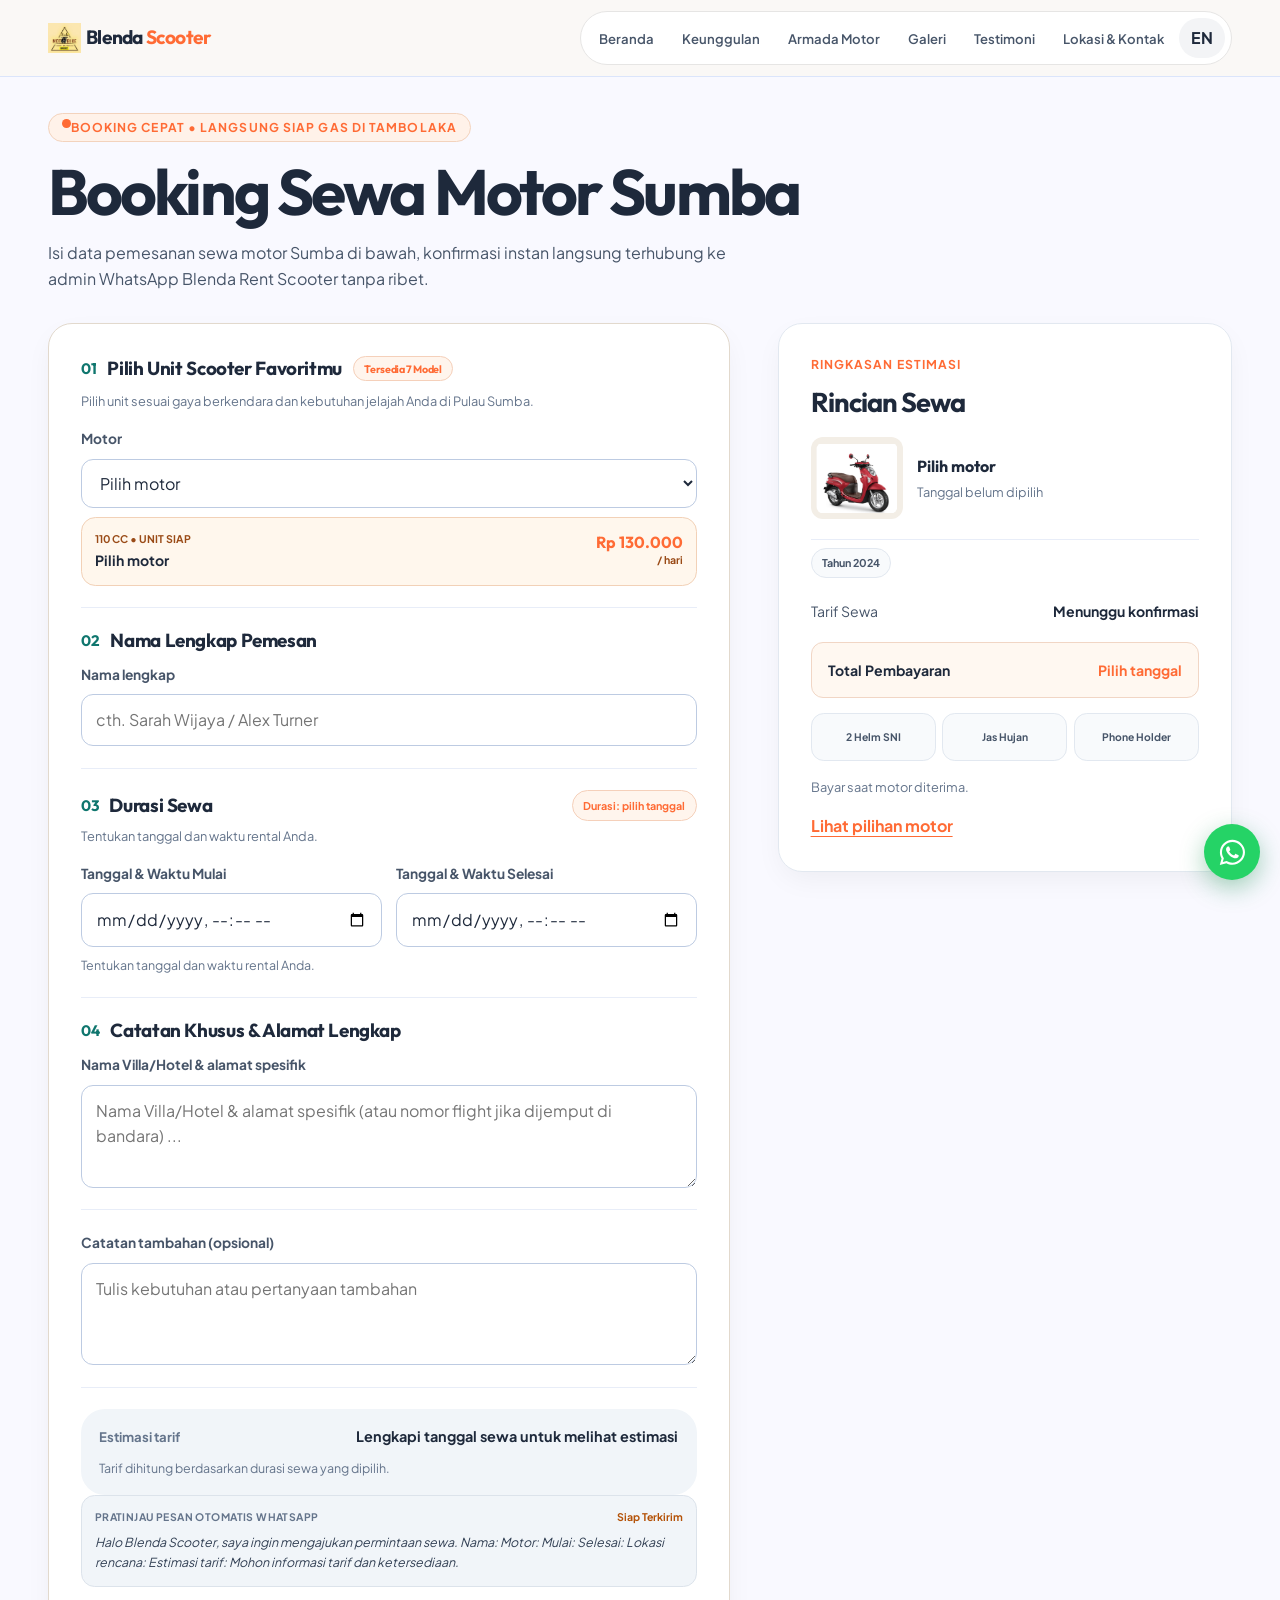
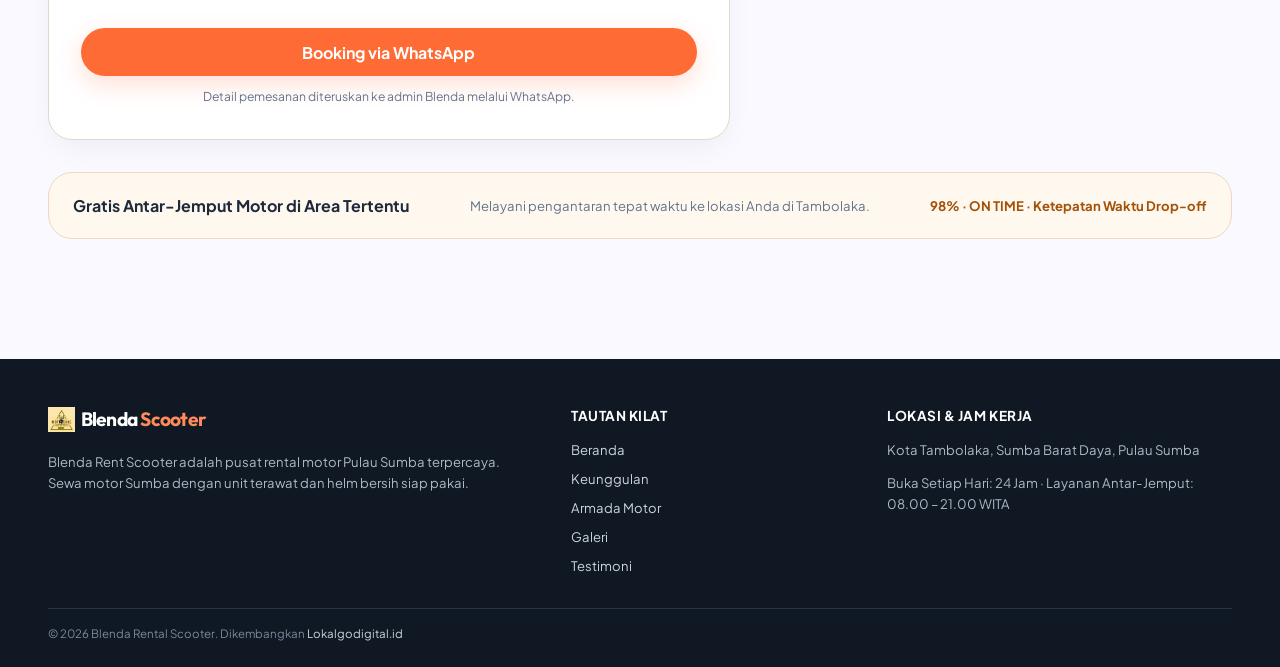
<file: reservasi.html>
<!doctype html>
<html lang="id">
  <head>
    <meta charset="utf-8" />
    <meta name="viewport" content="width=device-width, initial-scale=1" />
    <meta name="theme-color" content="#f9f9ff" />
    <meta
      name="description"
      content="Booking sewa motor Sumba dengan Blenda Rent Scooter di Tambolaka. Isi tanggal, pilih unit rental motor Pulau Sumba, lalu kirim permintaan via WhatsApp."
    />
    <meta
      name="keywords"
      content="Rental Motor Pulau Sumba, Blenda Rent Scooter, Sewa Motor Sumba"
    />
    <meta name="robots" content="index, follow, max-image-preview:large, max-snippet:-1" />
    <title>Sewa Motor Sumba | Booking Blenda Rent Scooter</title>
    <link rel="canonical" href="https://blendarentalscooter.my.id/reservasi.html" />
    <meta property="og:type" content="website" />
    <meta property="og:site_name" content="Blenda Rent Scooter" />
    <meta property="og:url" content="https://blendarentalscooter.my.id/reservasi.html" />
    <meta property="og:title" content="Sewa Motor Sumba | Booking Blenda Rent Scooter" />
    <meta
      property="og:description"
      content="Booking sewa motor Sumba dengan Blenda Rent Scooter. Isi tanggal, pilih unit rental motor Pulau Sumba, lalu kirim via WhatsApp."
    />
    <meta property="og:image" content="https://blendarentalscooter.my.id/assets/images/galeri/gallery-11.webp" />
    <meta property="og:image:width" content="780" />
    <meta property="og:image:height" content="1040" />
    <meta property="og:image:alt" content="Booking sewa motor Sumba dengan Blenda Rent Scooter" />
    <meta property="og:locale" content="id_ID" />
    <meta property="og:locale:alternate" content="en_US" />
    <meta name="twitter:card" content="summary_large_image" />
    <meta name="twitter:title" content="Sewa Motor Sumba | Booking Blenda Rent Scooter" />
    <meta name="twitter:description" content="Booking sewa motor Sumba dengan Blenda Rent Scooter di Tambolaka via WhatsApp." />
    <meta name="twitter:image" content="https://blendarentalscooter.my.id/assets/images/galeri/gallery-11.webp" />
    <link rel="preload" href="assets/fonts/outfit-latin.woff2" as="font" type="font/woff2" crossorigin />
    <link rel="preload" href="assets/fonts/plus-jakarta-sans-latin.woff2" as="font" type="font/woff2" crossorigin />
    <link rel="stylesheet" href="assets/css/site.css" />
    <script defer src="assets/js/site-data.js"></script>
    <script defer src="assets/js/site.js"></script>
  </head>
  <body data-page="reservation">
    <!-- Form statis; site.js memperbarui estimasi, ringkasan, dan tautan pesan WhatsApp. -->
    <a class="skip-link" href="#main" data-i18n="skip">Langsung ke konten</a>
    <header class="site-header">
      <div class="header-inner">
        <a class="wordmark" href="index.html">
          <img src="assets/images/logo.png" alt="Blenda Rent Scooter" class="logo" />
          <span>
            Blenda
            <span class="wordmark-accent">Scooter</span>
          </span>
        </a>
        <div class="header-actions">
          <button class="language-toggle language-toggle-mobile" type="button" data-language-toggle aria-label="Switch language">EN</button>
          <button
            class="menu-toggle"
            id="menu-toggle"
            type="button"
            aria-expanded="false"
            aria-controls="primary-nav"
            data-i18n-aria="openMenu"
          >
            <span class="menu-lines" aria-hidden="true"></span>
            <span class="visually-hidden" data-i18n="menu">Menu</span>
          </button>
        </div>
        <nav class="primary-nav" id="primary-nav" aria-label="Navigasi utama" data-i18n-label="primaryNav">
          <a class="nav-link" href="index.html" data-i18n="navHome">Beranda</a>
          <a class="nav-link" href="index.html#keunggulan" data-i18n="navAdvantages">Keunggulan</a>
          <a class="nav-link" href="index.html#fleet" data-i18n="navFleet">Armada Motor</a>
          <a class="nav-link" href="index.html#gallery" data-i18n="navGallery">Galeri</a>
          <a class="nav-link" href="index.html#testimonials" data-i18n="navTestimonials">Testimoni</a>
          <a class="nav-link" href="index.html#location" data-i18n="navLocation">Lokasi & Kontak</a>
          <button class="language-toggle" type="button" data-language-toggle aria-label="Switch language">EN</button>
        </nav>
      </div>
    </header>

    <main id="main" class="page-main wrap reservation-main">
      <div class="page-heading">
        <p class="eyebrow">
          <span class="eyebrow-dot" aria-hidden="true"></span>
          <span data-i18n="reservationEyebrow">BOOKING CEPAT • LANGSUNG SIAP GAS DI TAMBOLAKA</span>
        </p>
        <h1 data-i18n="reservationTitle">Booking Sewa Motor Sumba</h1>
        <p class="page-lead" data-i18n="reservationLead">
          Isi data pemesanan di bawah, konfirmasi instan langsung terhubung ke admin WhatsApp kami tanpa ribet.
        </p>
      </div>
      <div class="reservation-layout">
        <!-- Ubah kolom input atau petunjuk pemesanan pada blok formulir ini. -->
        <form class="booking-form" id="booking-form" novalidate>
          <div class="form-section">
            <h2>
              <span class="form-step">01</span>
              <span data-i18n="formUnitTitle">Pilih Unit Scooter Favoritmu</span>
              <span class="model-count" data-i18n="availableModels">Tersedia 7 Model</span>
            </h2>
            <p class="form-intro" data-i18n="unitIntro">
              Pilih unit sesuai gaya berkendara dan kebutuhan jelajah Anda di Pulau Sumba.
            </p>
            <label for="model-select" data-i18n="modelLabel">Motor</label>
            <select id="model-select" name="model" required>
              <option value="" data-i18n="selectModel">Pilih motor</option>
            </select>
            <div class="selected-bike-badge">
              <span>
                <small id="badge-bike-cc">110 CC • READY UNIT</small>
                <strong id="badge-bike-name">Honda Scoopy 110 cc</strong>
              </span>
              <span>
                <b id="badge-bike-rate">Rp 130.000</b>
                <small data-i18n="perDay">/ hari</small>
              </span>
            </div>
          </div>
          <div class="form-section">
            <h2>
              <span class="form-step">02</span>
              <span data-i18n="formNameTitle">Nama pemesan</span>
            </h2>
            <label for="customer-name" data-i18n="nameLabel">Nama lengkap</label>
            <input
              id="customer-name"
              name="name"
              type="text"
              autocomplete="name"
              minlength="2"
              maxlength="100"
              required
              data-i18n-placeholder="namePlaceholder"
              placeholder="Nama Anda"
            />
          </div>
          <div class="form-section">
            <div class="form-section-head">
              <h2>
                <span class="form-step">03</span>
                <span data-i18n="formDatesTitle">Durasi Sewa</span>
              </h2>
              <span class="duration-badge" id="duration-badge" data-i18n="durationStart">Durasi: pilih tanggal</span>
            </div>
            <p class="form-intro" data-i18n="dateHint">Tentukan tanggal dan waktu rental Anda.</p>
            <div class="field-grid">
              <div class="field-group">
                <label for="start-date" data-i18n="startLabel">Mulai sewa</label>
                <input id="start-date" name="start" type="datetime-local" required />
              </div>
              <div class="field-group">
                <label for="end-date" data-i18n="endLabel">Selesai sewa</label>
                <input id="end-date" name="end" type="datetime-local" required />
              </div>
            </div>
            <p class="field-hint" data-i18n="dateHint">
              Waktu sewa dan perhitungan tarif akan dikonfirmasi oleh Blenda.
            </p>
          </div>
          <div class="form-section">
            <h2>
              <span class="form-step">04</span>
              <span data-i18n="formLocationTitle">Catatan Khusus & Alamat Lengkap</span>
            </h2>
            <label for="location" data-i18n="locationLabel">Nama Villa/Hotel & alamat spesifik</label>
            <textarea
              id="location"
              name="location"
              rows="3"
              maxlength="500"
              required
              data-i18n-placeholder="locationPlaceholder"
              placeholder="Nama Villa/Hotel & alamat spesifik (atau nomor flight jika dijemput di bandara) ..."
            ></textarea>
          </div>
          <div class="form-section">
            <label for="notes" data-i18n="notesLabel">Catatan tambahan (opsional)</label>
            <textarea
              id="notes"
              name="notes"
              rows="3"
              maxlength="500"
              data-i18n-placeholder="notesPlaceholder"
              placeholder="Tulis kebutuhan atau pertanyaan tambahan"
            ></textarea>
          </div>
          <div class="estimate-panel" aria-live="polite">
            <div>
              <span class="estimate-label" data-i18n="estimateLabel">Estimasi tarif</span>
              <strong id="estimate-value" data-i18n="estimatePending">
                Menunggu tarif dan aturan durasi terverifikasi
              </strong>
            </div>
            <p data-i18n="estimateNote">Belum ada angka estimasi yang ditampilkan.</p>
          </div>
          <div class="whatsapp-preview">
            <div>
              <strong data-i18n="previewLabel">PRATINJAU PESAN OTOMATIS WHATSAPP</strong>
              <span data-i18n="readyLabel">Siap Terkirim</span>
            </div>
            <p id="wa-preview-text">Halo Admin Blenda Scooter, saya ingin konfirmasi sewa motor.</p>
          </div>
          <p class="form-status" id="form-status" role="status" aria-live="polite"></p>
          <button class="button button-primary submit-button" type="submit" data-i18n="sendWhatsApp">
            Booking via WhatsApp
          </button>
          <p class="privacy-note" data-i18n="privacyNote">
            Formulir ini tidak menyimpan data di website. Data hanya disiapkan untuk pesan WhatsApp.
          </p>
        </form>

        <!-- Ringkasan di samping mengikuti pilihan motor dan waktu sewa pada formulir. -->
        <aside class="reservation-summary" aria-labelledby="summary-title">
          <p class="eyebrow" data-i18n="summaryEyebrow">RINGKASAN PERMINTAAN</p>
          <h2 id="summary-title" data-i18n="summaryTitle">Rencana sewa</h2>
          <div class="summary-vehicle">
            <img
              id="summary-image"
              src="assets/images/motor/scoopy.jpg"
              width="140"
              height="120"
              alt="Motor Honda Scoopy untuk rental di Sumba - Blenda Scooter"
            />
            <div>
              <strong id="summary-model" data-i18n="noModel">Pilih motor</strong>
              <span id="summary-dates" data-i18n="noDates">Tanggal belum dipilih</span>
            </div>
          </div>
          <span class="year-badge" id="summary-year">Tahun 2024</span>
          <div class="summary-line">
            <span data-i18n="summaryPrice">Tarif</span>
            <strong id="summary-rate" data-i18n="ratePending">Menunggu konfirmasi</strong>
          </div>
          <div class="summary-total">
            <span data-i18n="summaryTotal">Total sementara</span>
            <strong id="summary-total" data-i18n="estimatePendingShort">Belum tersedia</strong>
          </div>
          <div class="summary-extras">
            <span data-i18n="extraHelmet">2 Helm SNI</span>
            <span data-i18n="extraRain">Jas Hujan</span>
            <span data-i18n="extraPhone">Phone Holder</span>
          </div>
          <p class="summary-note" data-i18n="summaryNote">Bayar saat motor diterima.</p>
          <a class="text-link" href="index.html#fleet" data-i18n="changeModel">Lihat pilihan motor</a>
        </aside>
      </div>
      <div class="location-delivery-banner">
        <strong data-i18n="deliveryTitle">Gratis Antar-Jemput Motor di Area Tertentu</strong>
        <span data-i18n="deliveryText">Melayani pengantaran tepat waktu ke lokasi Anda di Tambolaka.</span>
        <span class="delivery-rating" data-i18n="deliveryReliability">98% · ON TIME · Ketepatan Waktu Drop-off</span>
      </div>
    </main>

    <!-- Footer: tautan cepat, alamat, dan jam kerja. -->
    <footer class="site-footer">
      <div class="wrap footer-stitch-grid">
        <div>
          <a class="wordmark footer-wordmark" href="index.html">
            <img src="assets/images/logo.png" alt="Blenda Rent Scooter" class="logo-footer" />
            <span>
              Blenda
              <span class="wordmark-accent">Scooter</span>
            </span>
          </a>
          <p data-i18n="footerDescription">
            Blenda Rent Scooter adalah pusat rental motor Pulau Sumba terpercaya. Sewa motor Sumba dengan unit terawat dan helm bersih siap pakai.
          </p>
        </div>
        <div>
          <h2 data-i18n="footerQuick">Tautan Kilat</h2>
          <nav class="footer-nav">
            <a href="index.html" data-i18n="navHome">Beranda</a>
            <a href="index.html#keunggulan" data-i18n="navAdvantages">Keunggulan</a>
            <a href="index.html#fleet" data-i18n="navFleet">Armada Motor</a>
            <a href="index.html#gallery" data-i18n="navGallery">Galeri Foto</a>
            <a href="index.html#testimonials" data-i18n="navTestimonials">Ulasan Pengendara</a>
          </nav>
        </div>
        <div>
          <h2 data-i18n="footerLocationTitle">Lokasi & Jam Kerja</h2>
          <p data-i18n="addressText">Kota Tambolaka, Sumba Barat Daya, Pulau Sumba</p>
          <p data-i18n="hoursText">Buka Setiap Hari: 24 Jam · Layanan Antar-Jemput: 08.00 – 21.00 WITA</p>
        </div>
        <small class="footer-copyright">
          ©
          <span id="current-year">2026</span>
          Blenda Rental Scooter.
          <span data-i18n="footerDevelopedBy">Dikembangkan</span>
          <a href="https://lokalgodigital.id" target="_blank" rel="noopener noreferrer">Lokalgodigital.id</a>
        </small>
      </div>
    </footer>
    <a
      class="whatsapp-float"
      href="https://wa.me/6282236431311?text=Halo%20Blenda%20Scooter%2C%20saya%20ingin%20bertanya%20seputar%20sewa%20motor"
      target="_blank"
      rel="noopener noreferrer"
      aria-label="Chat WhatsApp Blenda Scooter"
    >
      <svg viewBox="0 0 448 512" aria-hidden="true" focusable="false">
        <path
          d="M380.9 97.1C339 55.1 283.2 32 223.9 32c-122.4 0-222 99.6-222 222 0 39.1 10.2 77.3 29.6 111L0 480l117.7-30.9c32.4 17.7 68.9 27 106.1 27h.1c122.3 0 224.1-99.6 224.1-222 0-59.3-25.2-115-67.1-157zm-157 341.6c-33.2 0-65.7-8.9-94-25.7l-6.7-4-69.8 18.3L72 359.2l-4.4-7c-18.5-29.4-28.2-63.3-28.2-98.2 0-101.7 82.8-184.5 184.6-184.5 49.3 0 95.6 19.2 130.4 54.1 34.8 34.9 56.2 81.2 56.1 130.5 0 101.8-84.9 184.6-186.6 184.6zm101.2-138.2c-5.5-2.8-32.8-16.2-37.9-18-5.1-1.9-8.8-2.8-12.5 2.8-3.7 5.6-14.3 18-17.6 21.8-3.2 3.7-6.5 4.2-12 1.4-32.6-16.3-54-29.1-75.5-66-5.7-9.8 5.7-9.1 16.3-30.3 1.8-3.7.9-6.9-.5-9.7-1.4-2.8-12.5-30.1-17.1-41.2-4.5-10.8-9.1-9.3-12.5-9.5-3.2-.2-6.9-.2-10.6-.2-3.7 0-9.7 1.4-14.8 6.9-5.1 5.6-19.4 19-19.4 46.3 0 27.3 19.9 53.7 22.6 57.4 2.8 3.7 39.1 59.7 94.8 83.8 35.2 15.2 49 16.5 66.6 13.9 10.7-1.6 32.8-13.4 37.4-26.4 4.6-13 4.6-24.1 3.2-26.4-1.3-2.5-5-3.9-10.5-6.6z"
        />
      </svg>
    </a>
  </body>
</html>
</file>
<file: assets/css/site.css>
/* Tipografi lokal situs: ganti sumber font di blok ini untuk mengubah tampilannya. */
@font-face {
  font-family: Outfit;
  src: url("../fonts/outfit-latin.woff2") format("woff2");
  font-style: normal;
  font-weight: 400 700;
  font-display: swap;
}

@font-face {
  font-family: "Plus Jakarta Sans";
  src: url("../fonts/plus-jakarta-sans-latin.woff2") format("woff2");
  font-style: normal;
  font-weight: 400 700;
  font-display: swap;
}

/* Token warna, radius, lebar konten, dan gutter yang dipakai lintas halaman. */
:root {
  color-scheme: light;
  --surface: #f9f9ff;
  --surface-low: #f0f3ff;
  --surface-mid: #e7eeff;
  --surface-card: #ffffff;
  --ink: #111c2d;
  --ink-soft: #594139;
  --muted: #657187;
  --primary: #ab3500;
  --primary-bright: #ff6b35;
  --secondary: #006a63;
  --line: #d8e3fb;
  --radius-sm: 0.75rem;
  --radius: 1.25rem;
  --radius-lg: 2rem;
  --pill: 999px;
  --content: 1280px;
  --gutter: clamp(1.1rem, 4vw, 3rem);
  --shadow-soft: 0 14px 38px -24px rgba(17, 28, 45, 0.3);
}

* {
  box-sizing: border-box;
}
html {
  scroll-behavior: smooth;
  scroll-padding-top: 6rem;
}
body {
  margin: 0;
  background: var(--surface);
  color: var(--ink);
  font-family: "Plus Jakarta Sans", system-ui, sans-serif;
  font-size: 1rem;
  line-height: 1.6;
  -webkit-font-smoothing: antialiased;
}
img {
  display: block;
  max-width: 100%;
}
button,
input,
select,
textarea {
  font: inherit;
}
button,
a {
  -webkit-tap-highlight-color: transparent;
}
a {
  color: inherit;
}
h1,
h2,
h3,
p,
figure {
  margin-top: 0;
}
h1,
h2,
h3 {
  font-family: Outfit, system-ui, sans-serif;
  line-height: 1.12;
}
h1 {
  font-size: clamp(2.65rem, 6vw, 5rem);
  letter-spacing: -0.045em;
}
h2 {
  font-size: clamp(1.8rem, 3.5vw, 2.75rem);
  letter-spacing: -0.035em;
}
h3 {
  font-size: 1.3rem;
  letter-spacing: -0.02em;
}
::selection {
  color: #fff;
  background: var(--primary);
}
:focus-visible {
  outline: 3px solid var(--secondary);
  outline-offset: 3px;
}
[hidden] {
  display: none !important;
}

.wrap {
  width: min(var(--content), calc(100% - var(--gutter) * 2));
  margin-inline: auto;
}
.visually-hidden {
  position: absolute;
  width: 1px;
  height: 1px;
  padding: 0;
  margin: -1px;
  overflow: hidden;
  clip: rect(0, 0, 0, 0);
  white-space: nowrap;
  border: 0;
}
.skip-link {
  position: fixed;
  z-index: 100;
  top: 0.5rem;
  left: 0.5rem;
  padding: 0.65rem 1rem;
  transform: translateY(-160%);
  background: var(--ink);
  color: white;
  border-radius: var(--radius-sm);
}
.skip-link:focus {
  transform: translateY(0);
}

.site-header {
  position: sticky;
  z-index: 20;
  top: 0;
  background: rgba(249, 249, 255, 0.96);
  border-bottom: 1px solid rgba(216, 227, 251, 0.9);
}
.header-inner {
  width: min(var(--content), calc(100% - var(--gutter) * 2));
  min-height: 76px;
  margin-inline: auto;
  display: flex;
  align-items: center;
  justify-content: space-between;
  gap: 1rem;
}
.header-actions {
  display: flex;
  align-items: center;
  gap: 0.5rem;
}
.language-toggle-mobile {
  display: none;
}
.wordmark {
  display: inline-flex;
  align-items: center;
  gap: 0.35rem;
  text-decoration: none;
  font:
    700 1.2rem/1 Outfit,
    system-ui,
    sans-serif;
  letter-spacing: -0.04em;
  white-space: nowrap;
}
.wordmark-accent {
  color: var(--primary);
}
.primary-nav {
  display: flex;
  align-items: center;
  gap: clamp(0.25rem, 1.5vw, 1.25rem);
}
.nav-link {
  min-height: 44px;
  display: inline-flex;
  align-items: center;
  padding: 0.45rem 0.8rem;
  border-radius: var(--pill);
  color: var(--ink-soft);
  text-decoration: none;
  font-size: 0.9rem;
  font-weight: 600;
  transition:
    background-color 160ms ease,
    color 160ms ease;
}
.nav-link:hover,
.nav-link.is-current:not(.nav-cta) {
  color: var(--primary);
  background: var(--surface-mid);
}
.nav-cta {
  background: var(--primary);
  color: #fff;
}
.nav-cta:hover,
.nav-cta.is-current {
  background: #832600;
  color: #fff;
}
.language-toggle {
  min-width: 48px;
  min-height: 44px;
  padding: 0.45rem 0.75rem;
  border: 1px solid var(--line);
  border-radius: var(--pill);
  background: var(--surface-card);
  color: var(--ink);
  font-weight: 700;
  cursor: pointer;
}
.language-toggle:hover {
  border-color: var(--secondary);
  color: var(--secondary);
}
.menu-toggle {
  display: none;
}

/* Logo sizing */
.logo {
  max-height: 30px;
  vertical-align: middle;
}
.logo-footer {
  max-height: 25px;
  vertical-align: middle;
}

.hero {
  position: relative;
  min-height: 610px;
  padding-block: clamp(3rem, 8vw, 6.5rem);
  display: grid;
  grid-template-columns: minmax(0, 0.92fr) minmax(0, 1.08fr);
  align-items: center;
  gap: clamp(2rem, 7vw, 6rem);
}
.hero-copy {
  position: relative;
  z-index: 1;
  max-width: 590px;
}
.eyebrow {
  margin-bottom: 0.85rem;
  color: var(--primary);
  font-size: 0.76rem;
  font-weight: 800;
  letter-spacing: 0.09em;
  line-height: 1.4;
}
.hero .eyebrow {
  display: flex;
  align-items: center;
  gap: 0.55rem;
}
.eyebrow-dot,
.photo-caption-dot {
  width: 0.55rem;
  height: 0.55rem;
  display: inline-block;
  flex: 0 0 auto;
  border-radius: 50%;
  background: var(--primary-bright);
}
.hero h1 {
  max-width: 12ch;
  margin-bottom: 1.25rem;
}
.hero-lede {
  max-width: 46ch;
  margin-bottom: 1.8rem;
  color: var(--ink-soft);
  font-size: clamp(1rem, 1.6vw, 1.15rem);
}
.hero-actions,
.detail-actions {
  display: flex;
  flex-wrap: wrap;
  gap: 0.75rem;
}
.button {
  min-height: 48px;
  display: inline-flex;
  align-items: center;
  justify-content: center;
  padding: 0.72rem 1.25rem;
  border: 1px solid transparent;
  border-radius: var(--pill);
  text-decoration: none;
  text-align: center;
  font-weight: 700;
  line-height: 1.2;
  cursor: pointer;
  transition:
    transform 160ms ease,
    background-color 160ms ease,
    border-color 160ms ease;
}
.button:hover {
  transform: translateY(-2px);
}
.button-primary {
  background: var(--primary);
  color: #fff;
}
.button-primary:hover {
  background: #832600;
}
.button-secondary {
  border-color: var(--line);
  background: var(--surface-card);
  color: var(--ink);
}
.button-secondary:hover {
  border-color: var(--secondary);
  color: var(--secondary);
}
.button-dark {
  background: var(--ink);
  color: #fff;
}
.button-dark:hover {
  background: #263143;
}
.hero-footnote {
  max-width: 38ch;
  margin: 1rem 0 0;
  color: var(--muted);
  font-size: 0.82rem;
}
.hero-visual {
  position: relative;
  z-index: 1;
  margin: 0;
  padding: 0.65rem;
  border: 1px solid var(--line);
  border-radius: var(--radius-lg);
  background: var(--surface-card);
  box-shadow: var(--shadow-soft);
  transform: rotate(1deg);
}
.hero-visual img {
  width: 100%;
  height: clamp(340px, 43vw, 500px);
  border-radius: calc(var(--radius-lg) - 0.35rem);
  object-fit: cover;
  object-position: center 70%;
}
.hero-visual figcaption {
  display: flex;
  align-items: center;
  gap: 0.55rem;
  padding: 0.8rem 0.5rem 0.25rem;
  color: var(--ink-soft);
  font-size: 0.85rem;
  font-weight: 600;
}
.hero-visual .photo-caption-dot {
  width: 0.45rem;
  height: 0.45rem;
  background: var(--secondary);
}

.section {
  padding-block: clamp(3.75rem, 8vw, 6.5rem);
}
.section-process {
  background: var(--surface-low);
}
.process-wrap {
  display: grid;
  grid-template-columns: minmax(0, 0.8fr) minmax(0, 1.2fr);
  align-items: start;
  gap: clamp(2rem, 7vw, 7rem);
}
.section-intro h2,
.section-heading h2 {
  max-width: 17ch;
  margin-bottom: 0;
}
.process-list {
  display: grid;
  gap: 0;
  margin: 0;
  padding: 0;
  list-style: none;
}
.process-list li {
  display: grid;
  grid-template-columns: 3.2rem 1fr;
  align-items: center;
  gap: 1rem;
  padding: 1.15rem 0;
  border-bottom: 1px solid #d7dfef;
  color: var(--ink-soft);
  font-weight: 600;
}
.process-list li:first-child {
  padding-top: 0.25rem;
}
.process-number {
  color: var(--secondary);
  font:
    700 1.2rem/1 Outfit,
    sans-serif;
}
.fleet-section {
  padding-top: clamp(4rem, 8vw, 6rem);
}
.section-heading {
  display: flex;
  align-items: end;
  justify-content: space-between;
  gap: 2rem;
  margin-bottom: 2rem;
}
.section-description {
  max-width: 36ch;
  margin: 0.85rem 0 0;
  color: var(--muted);
}
.fleet-grid {
  display: grid;
  grid-template-columns: repeat(4, minmax(0, 1fr));
  gap: 1rem;
}
.vehicle-card {
  min-width: 0;
  overflow: hidden;
  border: 1px solid var(--line);
  border-radius: var(--radius);
  background: var(--surface-card);
  transition:
    border-color 160ms ease,
    transform 160ms ease;
}
.vehicle-card:hover {
  transform: translateY(-3px);
  border-color: #b3c5e7;
}
.vehicle-card[hidden] {
  display: none;
}
.vehicle-image-wrap {
  display: grid;
  place-items: center;
  min-height: 210px;
  padding: 1rem;
  background: var(--surface-low);
}
.vehicle-image {
  width: 100%;
  height: 190px;
  object-fit: contain;
}
.vehicle-card-copy {
  padding: 1.05rem;
}
.vehicle-card h3 {
  min-height: 2.8rem;
  margin-bottom: 0.55rem;
  font-size: 1.15rem;
}
.vehicle-meta {
  margin: 0 0 1rem;
  color: var(--muted);
  font-size: 0.82rem;
}
.text-link {
  color: var(--primary);
  font-weight: 800;
  text-decoration-thickness: 1px;
  text-underline-offset: 0.22rem;
}
.text-link:hover {
  color: #832600;
}
.empty-state {
  margin: 1.5rem 0 0;
  padding: 1.2rem;
  border-radius: var(--radius);
  background: var(--surface-low);
  color: var(--ink-soft);
  text-align: center;
}

/* Galeri memakai grid: breakpoint terakhir di bawah menjaga dua foto per baris pada ponsel. */
.gallery-section {
  background: var(--surface-low);
}
.gallery-heading {
  align-items: end;
}
.gallery-grid {
  display: grid;
  grid-template-columns: repeat(4, minmax(0, 1fr));
  gap: 0.8rem;
}
.gallery-item {
  position: relative;
  overflow: hidden;
  margin: 0;
  aspect-ratio: 4 / 3;
  border-radius: var(--radius);
  background: var(--surface-mid);
}
.gallery-item:nth-child(4n + 1) {
  grid-row: span 2;
  aspect-ratio: auto;
}
.gallery-item img {
  width: 100%;
  height: 100%;
  object-fit: cover;
  transition: transform 240ms ease;
}
.gallery-item:hover img {
  transform: scale(1.035);
}

.closing-section {
  padding-block: clamp(3.5rem, 7vw, 5rem);
}
.closing-panel {
  display: grid;
  grid-template-columns: minmax(0, 1fr) auto;
  align-items: center;
  gap: 1.5rem 3rem;
  padding: clamp(1.5rem, 4vw, 3.2rem);
  border: 1px solid #e1bfb5;
  border-radius: var(--radius-lg);
  background: var(--surface-mid);
}
.closing-copy .eyebrow {
  margin-bottom: 0.55rem;
}
.closing-copy h2 {
  margin-bottom: 0.55rem;
}
.closing-copy p:last-child {
  max-width: 58ch;
  margin-bottom: 0;
  color: var(--ink-soft);
}
.closing-panel .button {
  grid-column: 2;
  grid-row: 1;
}
.site-footer {
  padding-block: 2.5rem 1.5rem;
  background: #111c2d;
  color: #ecf1ff;
}
.footer-inner {
  display: grid;
  grid-template-columns: 1fr auto;
  align-items: start;
  gap: 1rem 2rem;
}
.footer-wordmark {
  color: #fff;
}
.footer-wordmark .wordmark-accent {
  color: #ffb59d;
}
.footer-inner > p {
  max-width: 54ch;
  margin: 0;
  color: #c3cde0;
  font-size: 0.86rem;
}
.footer-nav {
  display: flex;
  flex-wrap: wrap;
  gap: 1rem;
}
.footer-nav a {
  color: #ecf1ff;
  font-size: 0.88rem;
  text-decoration: none;
}
.footer-nav a:hover {
  color: #ffb59d;
  text-decoration: underline;
  text-underline-offset: 0.2rem;
}
.footer-inner small {
  grid-column: 1 / -1;
  padding-top: 1rem;
  border-top: 1px solid #354158;
  color: #aeb9ce;
}

.page-main {
  min-height: 68vh;
  padding-block: clamp(1.5rem, 4vw, 3rem) clamp(4rem, 8vw, 6rem);
}
.breadcrumbs {
  display: flex;
  flex-wrap: wrap;
  align-items: center;
  gap: 0.55rem;
  margin-bottom: 1.5rem;
  color: var(--muted);
  font-size: 0.84rem;
}
.breadcrumbs a {
  color: var(--ink-soft);
  text-decoration: none;
}
.breadcrumbs a:hover {
  color: var(--primary);
  text-decoration: underline;
}
.notice {
  margin-block: 1rem;
  padding: 1rem 1.2rem;
  border: 1px solid #e1bfb5;
  border-radius: var(--radius);
  background: #fff7f3;
  color: var(--ink);
}
.notice p {
  margin-bottom: 0.5rem;
}
.detail-layout {
  display: grid;
  grid-template-columns: minmax(0, 1.1fr) minmax(300px, 0.9fr);
  gap: clamp(2rem, 5vw, 4rem);
  align-items: center;
}
.detail-photo-wrap {
  position: relative;
  min-height: 440px;
  display: grid;
  place-items: center;
  padding: clamp(1rem, 4vw, 3rem);
  border: 1px solid var(--line);
  border-radius: var(--radius-lg);
  background: var(--surface-card);
}
.detail-photo {
  width: 100%;
  height: clamp(280px, 45vw, 510px);
  object-fit: contain;
}
.photo-index {
  position: absolute;
  bottom: 1.15rem;
  left: 1.25rem;
  padding: 0.35rem 0.7rem;
  border-radius: var(--pill);
  background: var(--surface-low);
  color: var(--ink-soft);
  font-size: 0.76rem;
  font-weight: 700;
}
.detail-copy {
  max-width: 560px;
}
.detail-copy h1 {
  margin-bottom: 1rem;
  font-size: clamp(2.4rem, 5vw, 4rem);
}
.detail-description {
  color: var(--ink-soft);
}
.rate-panel {
  display: grid;
  gap: 0.25rem;
  margin: 1.6rem 0;
  padding: 1.2rem 1.3rem;
  border: 1px solid var(--line);
  border-radius: var(--radius);
  background: var(--surface-card);
}
.rate-label,
.estimate-label {
  color: var(--muted);
  font-size: 0.82rem;
  font-weight: 700;
}
.rate-panel strong {
  color: var(--primary);
  font:
    700 1.35rem/1.25 Outfit,
    sans-serif;
}
.rate-note {
  color: var(--muted);
  font-size: 0.8rem;
}
.detail-note {
  display: grid;
  grid-template-columns: minmax(130px, 0.35fr) 1fr;
  gap: 1rem;
  margin-top: 2rem;
  padding: 1.25rem 1.4rem;
  border-radius: var(--radius);
  background: var(--surface-low);
}
.detail-note .eyebrow {
  margin: 0;
}
.detail-note p:last-child {
  margin: 0;
  color: var(--ink-soft);
}

.page-heading {
  max-width: 760px;
  margin-bottom: 2rem;
}
.page-heading h1 {
  max-width: 14ch;
  margin-bottom: 0.8rem;
  font-size: clamp(2.5rem, 5vw, 4.4rem);
}
.page-lead {
  max-width: 60ch;
  margin-bottom: 0;
  color: var(--ink-soft);
}
.reservation-layout {
  display: grid;
  grid-template-columns: minmax(0, 1.2fr) minmax(280px, 0.8fr);
  gap: clamp(1.25rem, 4vw, 3rem);
  align-items: start;
}
.booking-form,
.reservation-summary {
  padding: clamp(1.1rem, 3vw, 2rem);
  border: 1px solid var(--line);
  border-radius: var(--radius-lg);
  background: var(--surface-card);
}
.form-section {
  display: grid;
  gap: 0.55rem;
  padding-bottom: 1.35rem;
  margin-bottom: 1.35rem;
  border-bottom: 1px solid #e8edf8;
}
.form-section h2 {
  display: flex;
  align-items: center;
  gap: 0.7rem;
  margin: 0 0 0.25rem;
  font-size: 1.18rem;
  letter-spacing: -0.02em;
}
.form-step {
  color: var(--secondary);
  font:
    700 0.95rem/1 Outfit,
    sans-serif;
}
.form-section label {
  color: var(--ink-soft);
  font-size: 0.86rem;
  font-weight: 700;
}
.form-section input,
.form-section select,
.form-section textarea {
  width: 100%;
  min-height: 48px;
  padding: 0.75rem 0.9rem;
  border: 1px solid #bdcbe2;
  border-radius: var(--radius-sm);
  background: #fff;
  color: var(--ink);
}
.form-section textarea {
  min-height: 88px;
  resize: vertical;
}
.form-section input:focus,
.form-section select:focus,
.form-section textarea:focus {
  border-color: var(--primary);
  outline: 3px solid rgba(255, 107, 53, 0.2);
}
.field-grid {
  display: grid;
  grid-template-columns: repeat(2, minmax(0, 1fr));
  gap: 0.85rem;
}
.field-group {
  display: grid;
  gap: 0.5rem;
}
.field-hint {
  margin: 0;
  color: var(--muted);
  font-size: 0.78rem;
}
.estimate-panel {
  display: grid;
  gap: 0.65rem;
  padding: 1rem 1.15rem;
  border-radius: var(--radius);
  background: var(--surface-low);
}
.estimate-panel > div {
  display: flex;
  flex-wrap: wrap;
  align-items: baseline;
  justify-content: space-between;
  gap: 0.5rem 1rem;
}
.estimate-panel strong {
  max-width: 100%;
  color: var(--ink);
  font-size: 0.9rem;
}
.estimate-panel p {
  margin: 0;
  color: var(--muted);
  font-size: 0.78rem;
}
.form-status {
  min-height: 1.5rem;
  margin: 0.8rem 0 0;
  color: var(--primary);
  font-size: 0.88rem;
  font-weight: 700;
}
.form-status.is-error {
  color: #93000a;
}
.submit-button {
  width: 100%;
  margin-top: 0.3rem;
}
.privacy-note {
  margin: 0.7rem 0 0;
  color: var(--muted);
  font-size: 0.76rem;
  text-align: center;
}
.reservation-summary {
  position: sticky;
  top: 100px;
}
.reservation-summary h2 {
  margin-bottom: 1.25rem;
  font-size: 1.7rem;
}
.summary-vehicle {
  display: grid;
  grid-template-columns: 92px 1fr;
  gap: 0.9rem;
  align-items: center;
  margin-bottom: 1.25rem;
  padding-bottom: 1.25rem;
  border-bottom: 1px solid #e8edf8;
}
.summary-vehicle img {
  width: 92px;
  height: 82px;
  padding: 0.35rem;
  border-radius: var(--radius-sm);
  background: var(--surface-low);
  object-fit: contain;
}
.summary-vehicle div {
  display: grid;
  gap: 0.2rem;
}
.summary-vehicle strong {
  font-family: Outfit, system-ui, sans-serif;
}
.summary-vehicle span {
  color: var(--muted);
  font-size: 0.8rem;
}
.summary-line,
.summary-total {
  display: flex;
  justify-content: space-between;
  align-items: baseline;
  gap: 1rem;
  padding-block: 0.65rem;
  color: var(--ink-soft);
  font-size: 0.88rem;
}
.summary-line strong {
  color: var(--ink);
  text-align: right;
}
.summary-total {
  margin-top: 0.55rem;
  padding: 1rem;
  border: 1px solid #e1bfb5;
  border-radius: var(--radius-sm);
  background: #fff7f3;
  color: var(--ink);
  font-weight: 700;
}
.summary-total strong {
  color: var(--primary);
  text-align: right;
}
.summary-note {
  margin: 1rem 0;
  color: var(--muted);
  font-size: 0.8rem;
}

@media (max-width: 1100px) {
  .field-grid {
    grid-template-columns: 1fr;
  }
}

@media (max-width: 960px) {
  .hero {
    min-height: 0;
    grid-template-columns: minmax(0, 1fr) minmax(0, 0.9fr);
    gap: 2rem;
  }
  .fleet-grid {
    grid-template-columns: repeat(3, minmax(0, 1fr));
  }
  .gallery-grid {
    grid-template-columns: repeat(3, minmax(0, 1fr));
  }
  .detail-layout {
    grid-template-columns: minmax(0, 1fr) minmax(250px, 0.85fr);
    gap: 2rem;
  }
  .detail-photo-wrap {
    min-height: 360px;
  }
  .reservation-layout {
    grid-template-columns: minmax(0, 1fr) minmax(250px, 0.8fr);
  }
}

@media (max-width: 700px) {
  html {
    scroll-padding-top: 5.25rem;
  }
  .header-inner {
    min-height: 66px;
  }
  .wordmark {
    font-size: 1.08rem;
  }
  .menu-toggle {
    width: 46px;
    height: 44px;
    display: grid;
    place-items: center;
    border: 1px solid var(--line);
    border-radius: 50%;
    background: var(--surface-card);
    color: var(--ink);
    cursor: pointer;
  }
  .menu-lines,
  .menu-lines::before,
  .menu-lines::after {
    width: 18px;
    height: 2px;
    display: block;
    border-radius: 2px;
    background: currentColor;
  }
  .menu-lines {
    position: relative;
  }
  .menu-lines::before,
  .menu-lines::after {
    position: absolute;
    left: 0;
    content: "";
  }
  .menu-lines::before {
    top: -6px;
  }
  .menu-lines::after {
    top: 6px;
  }
  .primary-nav {
    position: absolute;
    top: calc(100% + 1px);
    right: 0;
    left: 0;
    display: none;
    align-items: stretch;
    flex-direction: column;
    gap: 0.25rem;
    padding: 0.8rem var(--gutter) 1rem;
    border-bottom: 1px solid var(--line);
    background: var(--surface);
    box-shadow: var(--shadow-soft);
  }
  .primary-nav.is-open {
    display: flex;
  }
  .nav-link {
    justify-content: flex-start;
  }
  .nav-cta {
    justify-content: center;
  }
  .primary-nav .language-toggle {
    display: none;
  }
  .language-toggle.language-toggle-mobile {
    display: inline-flex;
    align-items: center;
    justify-content: center;
    min-width: 46px;
    min-height: 44px;
  }
  .hero {
    padding-block: 2.5rem 3.5rem;
    grid-template-columns: 1fr;
    gap: 1.8rem;
  }
  .hero h1 {
    max-width: 13ch;
    font-size: clamp(2.5rem, 12vw, 3.65rem);
  }
  .hero-lede {
    font-size: 1rem;
  }
  .hero-visual {
    transform: none;
  }
  .hero-visual img {
    height: clamp(250px, 72vw, 390px);
    object-position: center 67%;
  }
  .hero-actions .button {
    flex: 1 1 9rem;
  }
  .section {
    padding-block: 3.5rem;
  }
  .process-wrap {
    grid-template-columns: 1fr;
    gap: 1.2rem;
  }
  .process-list li {
    grid-template-columns: 2.4rem 1fr;
    padding-block: 0.95rem;
  }
  .section-heading {
    align-items: flex-start;
    flex-direction: column;
    gap: 1rem;
    margin-bottom: 1.35rem;
  }
  .fleet-grid {
    grid-template-columns: repeat(2, minmax(0, 1fr));
    gap: 0.7rem;
  }
  .vehicle-image-wrap {
    min-height: 145px;
    padding: 0.5rem;
  }
  .vehicle-image {
    height: 135px;
  }
  .vehicle-card-copy {
    padding: 0.8rem;
  }
  .vehicle-card h3 {
    min-height: 2.6rem;
    font-size: 1rem;
  }
  .vehicle-meta {
    min-height: 2.5rem;
    font-size: 0.74rem;
  }
  .vehicle-card .text-link {
    font-size: 0.84rem;
  }
  .gallery-grid {
    grid-template-columns: repeat(2, minmax(0, 1fr));
    gap: 0.55rem;
  }
  .gallery-item,
  .gallery-item:nth-child(4n + 1) {
    grid-row: auto;
    aspect-ratio: 3 / 4;
  }
  .gallery-item:nth-child(5n + 1) {
    grid-row: span 2;
    aspect-ratio: auto;
  }
  .closing-panel {
    grid-template-columns: 1fr;
    gap: 1.2rem;
    border-radius: var(--radius);
  }
  .closing-panel .button {
    grid-column: auto;
    grid-row: auto;
    width: 100%;
  }
  .footer-inner {
    grid-template-columns: 1fr;
    gap: 1rem;
  }
  .footer-nav {
    gap: 0.65rem 1.1rem;
  }
  .footer-inner small {
    grid-column: auto;
  }
  .page-main {
    padding-top: 1.25rem;
  }
  .breadcrumbs {
    margin-bottom: 1.1rem;
  }
  .detail-layout {
    grid-template-columns: 1fr;
    gap: 1.5rem;
  }
  .detail-photo-wrap {
    min-height: 270px;
    padding: 1rem;
    border-radius: var(--radius);
  }
  .detail-photo {
    height: min(75vw, 340px);
  }
  .detail-copy h1 {
    font-size: clamp(2.3rem, 11vw, 3.4rem);
  }
  .detail-note {
    grid-template-columns: 1fr;
    gap: 0.5rem;
  }
  .reservation-layout {
    grid-template-columns: 1fr;
  }
  .booking-form,
  .reservation-summary {
    border-radius: var(--radius);
  }
  .reservation-summary {
    position: static;
    grid-row: 1;
  }
  .field-grid {
    grid-template-columns: 1fr;
  }
  .form-section input,
  .form-section select,
  .form-section textarea {
    font-size: 16px;
  }
  .submit-button {
    min-height: 52px;
  }
}

@media (max-width: 380px) {
  :root {
    --gutter: 1rem;
  }
  .hero-actions {
    flex-direction: column;
  }
  .hero-actions .button {
    width: 100%;
  }
  .vehicle-image-wrap {
    min-height: 125px;
  }
  .vehicle-image {
    height: 115px;
  }
}

@media (prefers-reduced-motion: reduce) {
  *,
  *::before,
  *::after {
    scroll-behavior: auto !important;
    transition-duration: 0.01ms !important;
    animation-duration: 0.01ms !important;
    animation-iteration-count: 1 !important;
  }
}

/* Stitch screen direction: sunlit, orange-led cards and roomy section rhythm. */
:root {
  --primary: #ff6b35;
  --secondary: #0f766e;
  --surface: #f9f9ff;
  --surface-low: #f3eee6;
  --surface-mid: #fff0e5;
  --line: #e2d9cd;
  --ink: #1e293b;
  --ink-soft: #475569;
  --muted: #64748b;
  --radius: 1.5rem;
  --radius-lg: 2rem;
  --shadow-soft: 0 12px 32px -4px rgba(255, 107, 53, 0.08), 0 4px 12px -2px rgba(30, 41, 59, 0.04);
}
.site-header {
  background: rgba(250, 248, 245, 0.9);
  backdrop-filter: blur(12px);
}
.header-inner {
  min-height: 76px;
}
.primary-nav {
  gap: 0.15rem;
  padding: 0.35rem;
  border: 1px solid #e6e5e4;
  border-radius: 999px;
  background: #fff;
}
.nav-link {
  min-height: 40px;
  padding: 0.45rem 0.8rem;
  font-size: 0.82rem;
}
.nav-link.is-current:not(.nav-cta),
.nav-link:hover {
  color: var(--primary);
  background: #fff3eb;
}
.nav-cta {
  display: none;
}
.language-toggle {
  min-width: 42px;
  min-height: 40px;
  border: 0;
  background: #f3f4f6;
}
.hero.stitch-hero {
  width: 100%;
  max-width: none;
  min-height: 500px;
  grid-template-columns: minmax(0, 1.15fr) minmax(340px, 0.85fr);
  gap: clamp(2rem, 5vw, 5rem);
  padding: 4rem max(var(--gutter), calc((100% - var(--content)) / 2)) 4.5rem;
  background:
    radial-gradient(ellipse at 75% 18%, rgba(255, 196, 133, 0.28), transparent 32%),
    linear-gradient(115deg, #fff 0%, #f9f9ff 62%, #fff6e9 100%);
}
.stitch-hero .hero-copy {
  max-width: 680px;
}
.stitch-hero .hero h1,
.stitch-hero h1 {
  max-width: 14ch;
  margin-bottom: 1.15rem;
  font-size: clamp(3rem, 5vw, 4.5rem);
  line-height: 1.04;
  letter-spacing: -0.045em;
}
.hero-brand-line {
  display: block;
  color: var(--primary);
}
.stitch-hero .hero-lede {
  max-width: 56ch;
}
.stitch-hero .hero-visual {
  width: 100%;
  max-width: 520px;
  justify-self: end;
  margin: 0;
  padding: 0;
  border: 0;
  border-radius: 2rem;
  overflow: hidden;
  background: #fff;
  box-shadow: 0 18px 45px -18px rgba(30, 41, 59, 0.38);
}
.hero-stitch-visual img {
  width: 100%;
  height: 390px;
  object-fit: cover;
}
.hero-trip-badge {
  display: flex;
  align-items: center;
  gap: 0.65rem;
  min-height: 76px;
  padding: 0.8rem 1rem;
  color: var(--ink);
  background: rgba(255, 255, 255, 0.96);
}
.hero-trip-badge > span:nth-child(2) {
  display: grid;
  gap: 0.1rem;
  flex: 1;
}
.hero-trip-badge small {
  color: var(--primary);
  font-size: 0.66rem;
  font-weight: 800;
  letter-spacing: 0.08em;
  text-transform: uppercase;
}
.hero-trip-badge strong {
  font-size: 0.84rem;
}
.hero-trip-badge b {
  color: #d97706;
  font-size: 0.78rem;
  white-space: nowrap;
}
.trip-icon {
  width: 2.5rem;
  height: 2.5rem;
  display: grid;
  place-items: center;
  border-radius: 50%;
  background: #fff0e5;
  color: var(--primary);
  font-size: 1.25rem;
}
.button-primary {
  background: var(--primary);
  color: #fff;
  box-shadow: 0 8px 24px rgba(255, 107, 53, 0.22);
}
.button-primary:hover {
  background: #e45a27;
}
.button-secondary {
  border-color: #e2d9cd;
  background: #fff;
}
.button-whatsapp {
  border-color: #059669;
  background: #059669;
  color: #fff;
}
.button-whatsapp:hover {
  border-color: #047857;
  background: #047857;
}
.section {
  padding-block: clamp(3.75rem, 7vw, 6rem);
}
.perks-section,
.gallery-section,
.faq-section {
  background: #fff;
}
.center-heading {
  max-width: 800px;
  margin: 0 auto 2.5rem;
  text-align: center;
}
.center-heading h2 {
  margin-bottom: 0.75rem;
}
.center-heading p {
  margin: 0;
  color: var(--muted);
}
.perks-grid {
  display: grid;
  grid-template-columns: repeat(3, minmax(0, 1fr));
  gap: 1.25rem;
}
.perk-card {
  display: flex;
  flex-direction: column;
  align-items: center;
  padding: 2rem 1.65rem;
  border: 1px solid #e2e8f0;
  border-radius: 1.75rem;
  background: #f8fafc;
  text-align: center;
  box-shadow: 0 4px 14px rgba(30, 41, 59, 0.035);
  transition:
    transform 0.2s ease,
    box-shadow 0.2s ease;
}
.perk-card:hover {
  transform: translateY(-3px);
  background: #fff;
  box-shadow: var(--shadow-soft);
}
.perk-icon {
  width: 3.75rem;
  height: 3.75rem;
  display: grid;
  place-items: center;
  margin-bottom: 1rem;
  border-radius: 1rem;
  background: #ffeadf;
  color: var(--primary);
  font-size: 1.65rem;
}
.perk-icon-teal {
  background: #e6fffa;
  color: #0f766e;
}
.perk-icon-blue {
  background: #eaf3ff;
  color: #2563eb;
}
.perk-card small {
  margin-bottom: 0.3rem;
  color: #a45108;
  font-size: 0.68rem;
  font-weight: 800;
  letter-spacing: 0.08em;
  text-transform: uppercase;
}
.perk-card h3 {
  margin-bottom: 0.55rem;
  font-size: 1.35rem;
}
.perk-card p {
  margin: 0;
  color: var(--muted);
  font-size: 0.9rem;
}
.fleet-section {
  width: 100%;
  max-width: none;
  margin: 0;
  background: var(--surface);
}
.fleet-section > .wrap {
  width: min(var(--content), calc(100% - var(--gutter) * 2));
  margin-inline: auto;
}
.fleet-grid {
  grid-template-columns: repeat(3, minmax(0, 1fr));
  gap: 1.25rem;
}
.stitch-vehicle-card {
  border-radius: 1.5rem;
  box-shadow: 0 4px 18px rgba(30, 41, 59, 0.045);
}
.stitch-vehicle-card .vehicle-image-wrap {
  min-height: 215px;
  padding: 1rem;
  background: #fff;
}
.stitch-vehicle-card .vehicle-image {
  height: 195px;
  object-fit: contain;
}
.stitch-vehicle-card .vehicle-card-copy {
  min-height: 185px;
  padding: 1.15rem;
}
.vehicle-tagline {
  color: #c2410c;
  font-size: 0.67rem;
  font-weight: 800;
  letter-spacing: 0.06em;
  text-transform: uppercase;
}
.stitch-vehicle-card h3 {
  min-height: auto;
  margin: 0.3rem 0 0.15rem;
  font-size: 1.15rem;
}
.vehicle-engine {
  margin: 0;
  color: var(--muted);
  font-size: 0.8rem;
}
.vehicle-price {
  display: flex;
  align-items: baseline;
  gap: 0.35rem;
  margin: 0.85rem 0;
}
.vehicle-price strong {
  color: var(--primary);
  font:
    700 1.25rem/1 Outfit,
    sans-serif;
}
.vehicle-price span {
  color: var(--muted);
  font-size: 0.8rem;
}
.vehicle-actions {
  display: grid;
  grid-template-columns: 1fr 1fr;
  gap: 0.5rem;
}
.vehicle-actions .button {
  min-height: 39px;
  padding: 0.5rem 0.6rem;
  font-size: 0.78rem;
}
.gallery-grid {
  grid-template-columns: repeat(4, minmax(0, 1fr));
}
.gallery-item,
.gallery-item:nth-child(4n + 1) {
  grid-row: auto;
  aspect-ratio: 1 / 1;
}
.gallery-item:nth-child(5n + 1) {
  grid-row: auto;
  aspect-ratio: 1 / 1;
}
.reviews-section {
  background: #f9f9ff;
}

.review-card {
  padding: 1.25rem;
  border: 1px solid #e2e8f0;
  border-radius: 1.25rem;
  background: #fff;
  box-shadow: 0 5px 18px rgba(30, 41, 59, 0.04);
}
.stars {
  margin-bottom: 0.65rem;
  color: #f59e0b;
  letter-spacing: 0.12em;
}
.review-card > p {
  min-height: 88px;
  margin-bottom: 1rem;
  color: var(--ink-soft);
  font-size: 0.85rem;
}
.review-card footer {
  display: flex;
  align-items: center;
  gap: 0.65rem;
  padding-top: 0.8rem;
  border-top: 1px solid #eef2f7;
}
.review-card footer span {
  display: grid;
  gap: 0.1rem;
}
.review-card footer strong {
  font-size: 0.8rem;
}
.review-card footer small {
  color: var(--muted);
  font-size: 0.7rem;
}

/* Ulasan tampil satu kartu per slide, gaya kartu Google Review. */
.reviews-wrapper {
  position: relative;
  max-width: 760px;
  margin-inline: auto;
}
.reviews-slider {
  display: flex;
  gap: 1.25rem;
  overflow-x: auto;
  scroll-snap-type: x mandatory;
  scroll-behavior: smooth;
  padding: 0.25rem 0.25rem 1rem;
  scrollbar-width: none;
}
.reviews-slider::-webkit-scrollbar {
  display: none;
}
.reviews-slider .review-card {
  flex: 0 0 100%;
  width: 100%;
  max-width: none;
  scroll-snap-align: start;
  display: flex;
  flex-direction: column;
  padding: 1.5rem;
  border: 1px solid #dadce0;
  border-radius: 1rem;
  background: #fff;
  box-shadow: 0 1px 3px rgba(60, 64, 67, 0.16);
}
.reviews-slider .review-card footer {
  order: -2;
  position: relative;
  display: flex;
  align-items: center;
  gap: 0.75rem;
  padding: 0 0 1rem;
  margin-bottom: 1rem;
  border-top: 0;
  border-bottom: 1px solid #eef2f7;
}
.reviews-slider .review-card footer > .g-avatar {
  width: 2.6rem;
  height: 2.6rem;
  display: grid;
  place-items: center;
  border: 1px solid #dadce0;
  border-radius: 50%;
  background: #fff;
}
.reviews-slider .review-card footer > .g-avatar svg {
  width: 1.6rem;
  height: 1.6rem;
  display: block;
}
.reviews-slider .review-card footer > span:not(.g-avatar) {
  display: grid;
  gap: 0.1rem;
}
.reviews-slider .review-card footer strong {
  font-size: 0.95rem;
  color: #202124;
}
.reviews-slider .review-card footer small {
  color: #5f6368;
  font-size: 0.78rem;
}
.reviews-slider .review-card .stars {
  order: -1;
  margin-bottom: 0.8rem;
  color: #fbbc04;
  font-size: 1.1rem;
  letter-spacing: 0.1em;
}
.reviews-slider .review-card > p {
  min-height: 0;
  flex: 1;
  margin-bottom: 0;
  color: #3c4043;
  font-size: 1rem;
  line-height: 1.65;
}
.reviews-nav {
  position: absolute;
  top: 50%;
  z-index: 2;
  width: 44px;
  height: 44px;
  display: grid;
  place-items: center;
  transform: translateY(-50%);
  border: 1px solid #dadce0;
  border-radius: 50%;
  background: #fff;
  color: #3c4043;
  font-size: 1.6rem;
  line-height: 1;
  cursor: pointer;
  box-shadow: 0 2px 8px rgba(60, 64, 67, 0.18);
}
.reviews-nav.is-prev {
  left: -1.1rem;
}
.reviews-nav.is-next {
  right: -1.1rem;
}
.reviews-nav:hover {
  background: #f8f9fa;
}
.reviews-nav:disabled {
  opacity: 0.35;
  cursor: default;
}
@media (max-width: 700px) {
  .reviews-nav {
    width: 38px;
    height: 38px;
    font-size: 1.35rem;
  }
  .reviews-nav.is-prev {
    left: -0.4rem;
  }
  .reviews-nav.is-next {
    right: -0.4rem;
  }
}
.faq-wrap {
  max-width: 850px;
}
.faq-list {
  display: grid;
  gap: 0.65rem;
}
.faq-list details {
  overflow: hidden;
  border: 1px solid #e2e8f0;
  border-radius: 1rem;
  background: #f8fafc;
}
.faq-list summary {
  position: relative;
  padding: 1rem 3rem 1rem 1.15rem;
  color: var(--ink);
  font-weight: 700;
  cursor: pointer;
  list-style: none;
}
.faq-list summary::-webkit-details-marker {
  display: none;
}
.faq-list summary::after {
  position: absolute;
  right: 1.2rem;
  content: "+";
  color: var(--primary);
  font-size: 1.25rem;
}
.faq-list details[open] summary::after {
  content: "−";
}
.faq-list details p {
  margin: 0;
  padding: 0 1.15rem 1.1rem;
  color: var(--muted);
  font-size: 0.9rem;
}
.faq-contact {
  display: flex;
  align-items: center;
  gap: 1rem;
  margin-top: 1.5rem;
  padding: 1.15rem;
  border: 1px solid #f3d3bd;
  border-radius: 1.25rem;
  background: #fff0e5;
}
.faq-contact .perk-icon {
  flex: 0 0 auto;
  margin: 0;
  background: #fff;
}
.faq-contact div {
  flex: 1;
}
.faq-contact h3 {
  margin: 0 0 0.15rem;
  font-size: 1.05rem;
}
.faq-contact p {
  margin: 0;
  color: var(--muted);
  font-size: 0.84rem;
}
.faq-contact .button {
  min-height: 42px;
  padding-inline: 1rem;
  font-size: 0.82rem;
  white-space: nowrap;
}
.location-section {
  background: #fff;
}
.location-layout {
  display: grid;
  grid-template-columns: minmax(300px, 0.85fr) minmax(0, 1.15fr);
  gap: 1.5rem;
  align-items: stretch;
}
.location-card {
  display: flex;
  flex-direction: column;
  align-items: flex-start;
  gap: 0.85rem;
  padding: 1.75rem;
  border: 1px solid #e2e8f0;
  border-radius: 1.75rem;
  background: #f8fafc;
}
.location-card h2 {
  margin: -0.5rem 0 0.3rem;
  font-size: 2rem;
}
.location-detail {
  display: flex;
  align-items: flex-start;
  gap: 0.8rem;
  width: 100%;
}
.location-detail > b {
  width: 2.6rem;
  height: 2.6rem;
  display: grid;
  place-items: center;
  flex: 0 0 auto;
  border: 1px solid #e2e8f0;
  border-radius: 0.85rem;
  background: #fff;
  color: var(--primary);
  font-size: 1.25rem;
}
.location-detail > span {
  display: grid;
  gap: 0.15rem;
  padding-top: 0.15rem;
}
.location-detail strong {
  font-size: 0.9rem;
}
.location-detail small {
  color: var(--muted);
  font-size: 0.8rem;
}
.location-detail small a {
  color: inherit;
}
.location-card > .button {
  margin-top: 0.4rem;
}
.map-preview {
  position: relative;
  min-height: 450px;
  overflow: hidden;
  border: 1px solid #e2e8f0;
  border-radius: 1.75rem;
  background: #e8f0e8;
  box-shadow: var(--shadow-soft);
}
.map-preview::after {
  position: absolute;
  inset: 0;
  z-index: 1;
  content: "";
  background: linear-gradient(0deg, rgba(15, 23, 42, 0.12), transparent 52%);
  pointer-events: none;
}
.map-preview iframe {
  position: absolute;
  inset: 0;
  width: 100%;
  height: 100%;
  min-height: 450px;
  border: 0;
}
.map-pin {
  position: absolute;
  z-index: 1;
  top: 46%;
  left: 54%;
  width: 2.6rem;
  height: 2.6rem;
  display: grid;
  place-items: center;
  transform: translate(-50%, -50%);
  border: 5px solid rgba(255, 255, 255, 0.8);
  border-radius: 50% 50% 50% 0;
  background: var(--primary);
  color: #fff;
  font-size: 0.75rem;
  box-shadow: 0 4px 12px rgba(15, 23, 42, 0.2);
}
.map-label,
.map-cta {
  position: absolute;
  z-index: 2;
  display: grid;
  gap: 0.1rem;
  padding: 0.8rem 1rem;
  border: 1px solid #e2e8f0;
  border-radius: 0.9rem;
  background: rgba(255, 255, 255, 0.96);
  box-shadow: 0 6px 18px rgba(30, 41, 59, 0.12);
}
.map-label {
  top: 1rem;
  left: 1rem;
}
.map-label strong {
  font-size: 0.9rem;
}
.map-label small {
  color: var(--muted);
  font-size: 0.75rem;
}
.map-cta {
  right: 1rem;
  bottom: 1rem;
  display: block;
  color: var(--primary);
  font-size: 0.8rem;
  font-weight: 800;
}
.site-footer {
  padding-block: 3rem 1.5rem;
  background: #101923;
}
.footer-stitch-grid {
  display: grid;
  grid-template-columns: 1.4fr 0.8fr 1fr;
  gap: 2rem 2.5rem;
}
.footer-stitch-grid h2 {
  margin-bottom: 0.85rem;
  color: #fff;
  font:
    700 0.85rem/1.3 "Plus Jakarta Sans",
    sans-serif;
  text-transform: uppercase;
  letter-spacing: 0.04em;
}
.footer-stitch-grid p {
  margin: 0.75rem 0;
  color: #aeb9c8;
  font-size: 0.82rem;
}
.footer-stitch-grid a {
  color: #cbd5e1;
  text-decoration: none;
}
.footer-stitch-grid a:hover {
  color: #ff9b72;
}
.footer-wordmark,
.footer-wordmark span {
  color: #fff;
}
.footer-wordmark .wordmark-accent {
  color: #ff8a5b;
}
.footer-stitch-grid .footer-nav {
  display: flex;
  align-items: flex-start;
  flex-direction: column;
  gap: 0.5rem;
  padding: 0;
  border: 0;
  background: none;
}
.footer-nav a {
  font-size: 0.82rem;
}
/* Ikon sosial berupa SVG inline supaya logo tampil konsisten tanpa library eksternal. */
.social-links {
  display: flex;
  gap: 0.45rem;
}
.social-links a {
  width: 2.25rem;
  height: 2.25rem;
  display: grid;
  place-items: center;
  border: 1px solid #263547;
  border-radius: 50%;
  background: #172333;
}
.social-links svg {
  width: 1.1rem;
  height: 1.1rem;
  fill: none;
  stroke: currentColor;
  stroke-width: 1.8;
  stroke-linecap: round;
  stroke-linejoin: round;
}
.social-links svg path {
  fill: currentColor;
  stroke: none;
}
.social-links svg .social-fill {
  fill: currentColor;
  stroke: none;
}
.social-links-light a {
  border-color: #e2e8f0;
  background: #fff;
  color: var(--ink-soft);
}
.social-links-light a:hover {
  color: var(--primary);
}
.review-placeholder {
  border-color: #f2dfb2;
}
.footer-stitch-grid .footer-copyright {
  grid-column: 1/-1;
  padding-top: 1rem;
  border-top: 1px solid #263547;
  color: #78889b;
  font-size: 0.72rem;
}
.detail-layout {
  padding: 1rem;
  border: 1px solid #e2e8f0;
  border-radius: 1.8rem;
  background: #fff;
  box-shadow: var(--shadow-soft);
}
.detail-photo-wrap {
  min-height: 420px;
  border: 1px solid #e2e8f0;
  border-radius: 1.2rem;
  background: #f8fafc;
}
.detail-copy h1 {
  font-size: clamp(2.1rem, 4vw, 3.2rem);
}
.rate-panel {
  border-color: #e2e8f0;
  background: #fff;
  box-shadow: none;
}
.rate-panel strong {
  color: var(--primary);
}
.detail-note {
  border: 1px solid #f1dfcb;
  background: #fffaf5;
}
.booking-form,
.reservation-summary {
  border-radius: 1.5rem;
  box-shadow: 0 10px 30px -5px rgba(0, 0, 0, 0.06);
}
.reservation-summary {
  border-color: #e2e8f0;
}
.reservation-main {
  padding-top: 2rem;
}
.reservation-main .page-heading h1 {
  max-width: 20ch;
}
.reservation-main .page-heading > .eyebrow {
  display: inline-flex;
  padding: 0.3rem 0.8rem;
  border: 1px solid #f3d3bd;
  border-radius: 999px;
  background: #fff2e9;
}
.estimate-panel {
  background: #f1f5f9;
}
.summary-total {
  background: #fff8f1;
  border-color: #f1d6c5;
}
.location-delivery-banner {
  margin-top: 2rem;
  padding: 1.25rem 1.5rem;
  border: 1px solid #f1d6c5;
  border-radius: 1.5rem;
  background: #fff8ef;
}
.form-section-head {
  display: flex;
  align-items: center;
  justify-content: space-between;
  gap: 0.75rem;
}
.form-section-head h2 {
  margin: 0;
}
.model-count,
.duration-badge,
.year-badge {
  display: inline-flex;
  align-items: center;
  padding: 0.35rem 0.65rem;
  border: 1px solid #f5d0ba;
  border-radius: 999px;
  background: #fff5ed;
  color: var(--primary);
  font-size: 0.67rem;
  font-weight: 800;
  white-space: nowrap;
}
.form-intro {
  margin: -0.2rem 0 0.5rem;
  color: var(--muted);
  font-size: 0.8rem;
}
.selected-bike-badge {
  display: flex;
  align-items: center;
  justify-content: space-between;
  gap: 0.75rem;
  padding: 0.8rem;
  border: 1px solid #f2d1b7;
  border-radius: 0.9rem;
  background: #fff7ed;
}
.selected-bike-badge > span {
  display: grid;
  gap: 0.1rem;
}
.selected-bike-badge > span:last-child {
  text-align: right;
}
.selected-bike-badge small {
  color: #9a4b17;
  font-size: 0.66rem;
  font-weight: 800;
}
.selected-bike-badge strong {
  font-size: 0.88rem;
}
.selected-bike-badge b {
  color: var(--primary);
  font:
    700 1rem/1 Outfit,
    sans-serif;
}
.whatsapp-preview {
  display: grid;
  gap: 0.45rem;
  padding: 0.8rem;
  border: 1px solid #dce3eb;
  border-radius: 0.85rem;
  background: #f1f5f9;
}
.whatsapp-preview > div {
  display: flex;
  align-items: center;
  justify-content: space-between;
  gap: 0.6rem;
  color: #64748b;
}
.whatsapp-preview > div strong {
  font-size: 0.65rem;
  letter-spacing: 0.04em;
}
.whatsapp-preview > div span {
  color: #b45309;
  font-size: 0.66rem;
  font-weight: 800;
  white-space: nowrap;
}
.whatsapp-preview p {
  margin: 0;
  color: #334155;
  font-size: 0.78rem;
  font-style: italic;
}
.summary-vehicle {
  margin-bottom: 0.45rem;
}
.year-badge {
  margin-bottom: 0.75rem;
  border-color: #e2e8f0;
  background: #f8fafc;
  color: var(--ink-soft);
}
.summary-extras {
  display: grid;
  grid-template-columns: repeat(3, minmax(0, 1fr));
  gap: 0.4rem;
  margin-top: 0.9rem;
}
.summary-extras span {
  display: grid;
  place-items: center;
  min-height: 48px;
  padding: 0.4rem;
  border: 1px solid #e2e8f0;
  border-radius: 0.8rem;
  background: #f8fafc;
  color: var(--ink-soft);
  font-size: 0.65rem;
  font-weight: 700;
  text-align: center;
}
.location-delivery-banner {
  display: flex;
  align-items: center;
  justify-content: space-between;
  gap: 1rem;
  margin-bottom: 1.5rem;
}
.location-delivery-banner strong {
  font-size: 1rem;
}
.location-delivery-banner > span {
  color: var(--muted);
  font-size: 0.82rem;
}
.location-delivery-banner .delivery-rating {
  color: #a45108;
  font-weight: 800;
  white-space: nowrap;
}
.detail-layout {
  grid-template-columns: minmax(0, 1.1fr) minmax(320px, 0.9fr);
  padding: 1.5rem;
}
.detail-copy .eyebrow {
  display: inline-flex;
  padding: 0.3rem 0.75rem;
  border: 1px solid #b7f0d8;
  border-radius: 999px;
  background: #effdf6;
  color: #047857;
  letter-spacing: 0;
}
.detail-copy h1 {
  margin-block: 0.75rem 1.1rem;
}
.rate-panel {
  display: grid;
  grid-template-columns: 1fr auto;
  gap: 0.5rem 1rem;
  padding: 1.25rem;
  border-radius: 1.15rem;
}
.rate-panel .rate-label,
.rate-panel .rate-note {
  grid-column: 1/-1;
}
.rate-panel > strong {
  grid-column: 1/-1;
  font-size: 1.2rem;
}
.detail-rate-options {
  display: grid;
  grid-template-columns: 1fr 1fr;
  gap: 0.65rem;
  grid-column: 1/-1;
}
.detail-rate-options > span {
  display: grid;
  justify-items: center;
  gap: 0.15rem;
  padding: 0.85rem 0.5rem;
  border: 1px solid #e2e8f0;
  border-radius: 1rem;
  text-align: center;
}
.detail-rate-options > span small:first-child {
  color: var(--muted);
  font-size: 0.67rem;
  font-weight: 800;
  letter-spacing: 0.06em;
  text-transform: uppercase;
}
.detail-rate-options b {
  font-family: Outfit, sans-serif;
  font-size: 1.05rem;
}
.detail-rate-options > span.weekly-rate {
  border-color: #b8edd3;
  background: #effdf6;
  color: #047857;
}
.monthly-rate {
  display: flex;
  grid-column: 1/-1;
  align-items: center;
  justify-content: space-between;
  gap: 0.7rem;
  padding: 0.85rem;
  border-radius: 0.9rem;
  background: #f8fafc;
}
.monthly-rate span {
  display: grid;
  gap: 0.2rem;
}
.monthly-rate small {
  color: var(--ink);
  font-size: 0.78rem;
  font-weight: 700;
}
.monthly-rate em {
  color: var(--muted);
  font-size: 0.7rem;
  font-style: normal;
}
.monthly-rate > strong {
  color: #c2410c;
  font-size: 0.88rem;
  text-align: right;
}
.detail-benefits {
  margin-top: 2rem;
  padding: 1.75rem;
  border: 1px solid #f2d2b9;
  border-radius: 1.75rem;
  background: linear-gradient(140deg, #fff, #fff9f4);
}
.detail-benefits h2 {
  margin-bottom: 0.55rem;
  font-size: 1.8rem;
}
.detail-benefits > p:not(.eyebrow) {
  max-width: 70ch;
  color: var(--muted);
  font-size: 0.88rem;
}
.detail-benefit-grid {
  display: grid;
  grid-template-columns: repeat(2, minmax(0, 1fr));
  gap: 0.75rem;
  margin-top: 1.25rem;
}
.detail-benefit-grid article {
  display: flex;
  align-items: flex-start;
  gap: 0.7rem;
  padding: 1rem;
  border: 1px solid #e2e8f0;
  border-radius: 1rem;
  background: #fff;
}
.detail-benefit-grid article > b {
  width: 2rem;
  height: 2rem;
  display: grid;
  place-items: center;
  flex: 0 0 auto;
  border-radius: 50%;
  background: #fff0e5;
  color: var(--primary);
}
.detail-benefit-grid article > span {
  display: grid;
  gap: 0.25rem;
}
.detail-benefit-grid strong {
  font-size: 0.82rem;
}
.detail-benefit-grid small {
  color: var(--muted);
  font-size: 0.74rem;
}
.payment-terms {
  grid-template-columns: minmax(200px, 0.7fr) minmax(0, 1.3fr);
  align-items: center;
}
.payment-terms .eyebrow {
  margin-bottom: 0.45rem;
}
.payment-terms h2 {
  margin: 0;
  font-size: 1.2rem;
}
.payment-terms ul {
  display: grid;
  gap: 0.55rem;
  margin: 0;
  padding-left: 1.1rem;
  color: var(--ink-soft);
  font-size: 0.8rem;
}
.payment-terms li::marker {
  color: #059669;
}
.payment-terms li strong {
  color: var(--ink);
}
@media (max-width: 960px) {
  .hero.stitch-hero {
    grid-template-columns: minmax(0, 1fr) minmax(280px, 0.9fr);
    padding-inline: var(--gutter);
  }
  .fleet-grid {
    grid-template-columns: repeat(2, minmax(0, 1fr));
  }
  .location-layout {
    grid-template-columns: minmax(270px, 0.9fr) minmax(0, 1.1fr);
  }
  .footer-stitch-grid {
    grid-template-columns: repeat(2, minmax(0, 1fr));
  }
}
@media (max-width: 700px) {
  .header-inner {
    min-height: 60px;
  }
  .primary-nav {
    border: 0;
    border-bottom: 1px solid #e6e5e4;
    border-radius: 0;
    background: rgba(250, 248, 245, 0.98);
  }
  .hero.stitch-hero {
    grid-template-columns: 1fr;
    gap: 1.75rem;
    padding: 2.25rem var(--gutter) 3rem;
  }
  .stitch-hero h1 {
    max-width: 16ch;
    font-size: clamp(2.4rem, 10vw, 3.2rem);
  }
  .hero-stitch-visual {
    justify-self: stretch !important;
    max-width: none !important;
  }
  .hero-stitch-visual img {
    height: clamp(245px, 68vw, 360px);
  }
  .hero-trip-badge {
    gap: 0.5rem;
    padding: 0.65rem;
  }
  .hero-trip-badge strong {
    font-size: 0.75rem;
  }
  .hero-trip-badge b {
    font-size: 0.68rem;
  }
  .perks-grid {
    grid-template-columns: 1fr;
  }
  .perk-card {
    padding: 1.5rem;
  }
  .fleet-grid {
    grid-template-columns: repeat(2, minmax(0, 1fr));
    gap: 0.7rem;
  }
  .stitch-vehicle-card .vehicle-image-wrap {
    min-height: 140px;
    padding: 0.45rem;
  }
  .stitch-vehicle-card .vehicle-image {
    height: 130px;
  }
  .stitch-vehicle-card .vehicle-card-copy {
    min-height: 175px;
    padding: 0.75rem;
  }
  .stitch-vehicle-card h3 {
    font-size: 0.98rem;
  }
  .vehicle-price {
    margin: 0.6rem 0;
  }
  .vehicle-price strong {
    font-size: 1rem;
  }
  .vehicle-actions {
    grid-template-columns: 1fr;
  }
  .vehicle-actions .button {
    min-height: 36px;
  }
  .reviews-section .section-heading {
    align-items: center;
    flex-direction: row;
  }
  .review-card > p {
    min-height: auto;
  }
  .faq-contact {
    align-items: flex-start;
    flex-wrap: wrap;
  }
  .faq-contact div {
    min-width: calc(100% - 5rem);
  }
  .faq-contact .button {
    width: 100%;
  }
  .location-layout {
    grid-template-columns: 1fr;
  }
  .map-preview,
  .map-preview iframe {
    min-height: 300px;
  }
  .footer-stitch-grid {
    grid-template-columns: 1fr;
    gap: 1.5rem;
  }
  .footer-stitch-grid .footer-copyright {
    grid-column: auto;
  }
  .detail-layout {
    grid-template-columns: 1fr;
    padding: 1rem;
  }
  .detail-benefits {
    padding: 1.25rem;
  }
  .detail-benefit-grid {
    grid-template-columns: 1fr;
  }
  .payment-terms {
    grid-template-columns: 1fr;
    gap: 0.6rem;
  }
  .monthly-rate {
    align-items: flex-start;
    flex-direction: column;
  }
  .monthly-rate > strong {
    text-align: left;
  }
  .form-section-head {
    align-items: flex-start;
    flex-direction: column;
  }
  .location-delivery-banner {
    align-items: flex-start;
    flex-direction: column;
  }
  .summary-extras {
    gap: 0.25rem;
  }
  .summary-extras span {
    font-size: 0.6rem;
  }
}

/* Galeri ponsel tetap dua kolom walau aturan desktop Stitch dideklarasikan belakangan. */
@media (max-width: 700px) {
  .gallery-grid {
    grid-template-columns: repeat(2, minmax(0, 1fr));
    gap: 0.55rem;
  }
  .gallery-item,
  .gallery-item:nth-child(4n + 1),
  .gallery-item:nth-child(5n + 1) {
    grid-row: auto;
    aspect-ratio: 1 / 1;
  }
}

/* Tombol WhatsApp mengambang, tampil di semua halaman. */
.whatsapp-float {
  position: fixed;
  right: max(1.25rem, env(safe-area-inset-right));
  bottom: max(1.25rem, env(safe-area-inset-bottom));
  z-index: 1000;
  width: 3.5rem;
  height: 3.5rem;
  display: grid;
  place-items: center;
  border-radius: 50%;
  background: #25d366;
  color: #fff;
  box-shadow: 0 8px 24px rgba(18, 140, 70, 0.38);
  transition:
    transform 0.2s ease,
    box-shadow 0.2s ease,
    background 0.2s ease;
}
.whatsapp-float svg {
  width: 1.8rem;
  height: 1.8rem;
  fill: currentColor;
}
.whatsapp-float:hover {
  transform: translateY(-3px);
  background: #1fbe5a;
  box-shadow: 0 12px 28px rgba(18, 140, 70, 0.48);
}
.whatsapp-float:focus-visible {
  outline: 3px solid #128c46;
  outline-offset: 3px;
}
@media (max-width: 600px) {
  .whatsapp-float {
    right: max(0.9rem, env(safe-area-inset-right));
    bottom: max(0.9rem, env(safe-area-inset-bottom));
    width: 3.25rem;
    height: 3.25rem;
  }
  .whatsapp-float svg {
    width: 1.65rem;
    height: 1.65rem;
  }
}
@media (prefers-reduced-motion: reduce) {
  .whatsapp-float {
    transition: none;
  }
  .whatsapp-float:hover {
    transform: none;
  }
}
</file>
